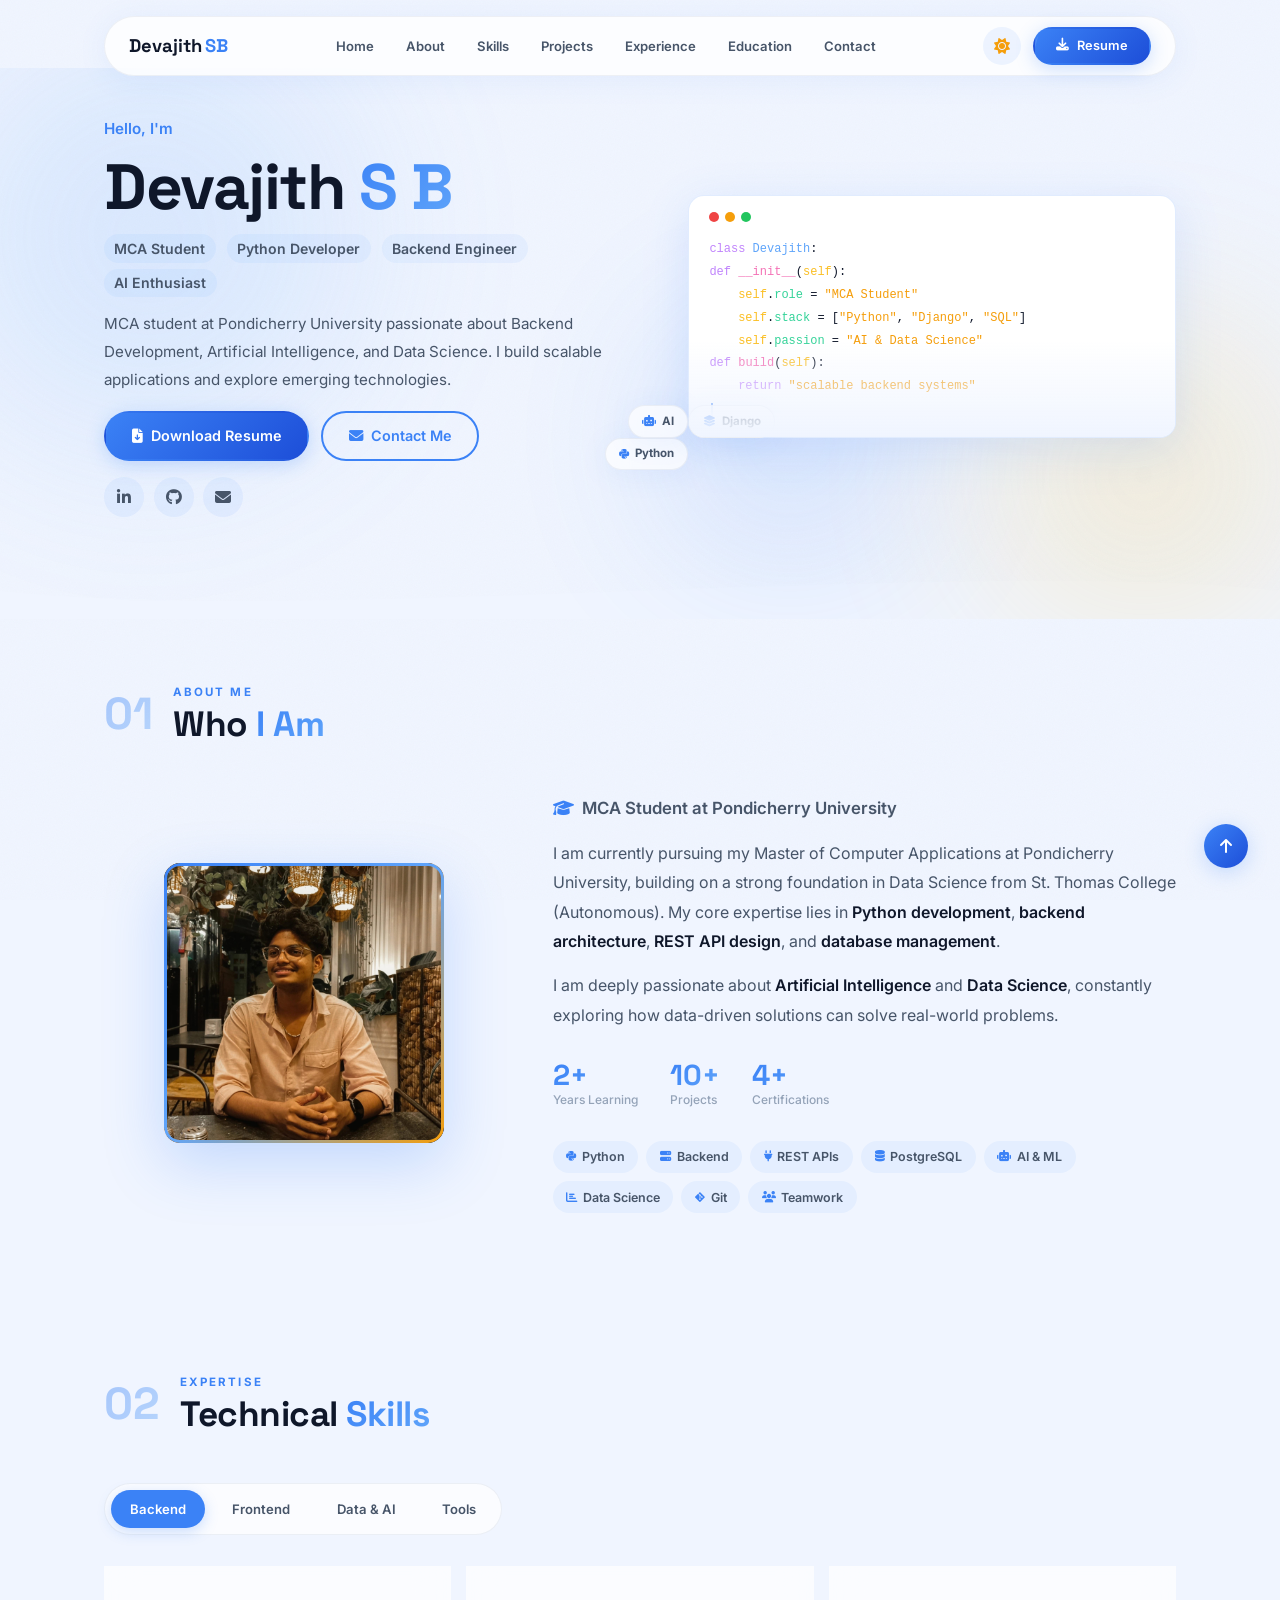
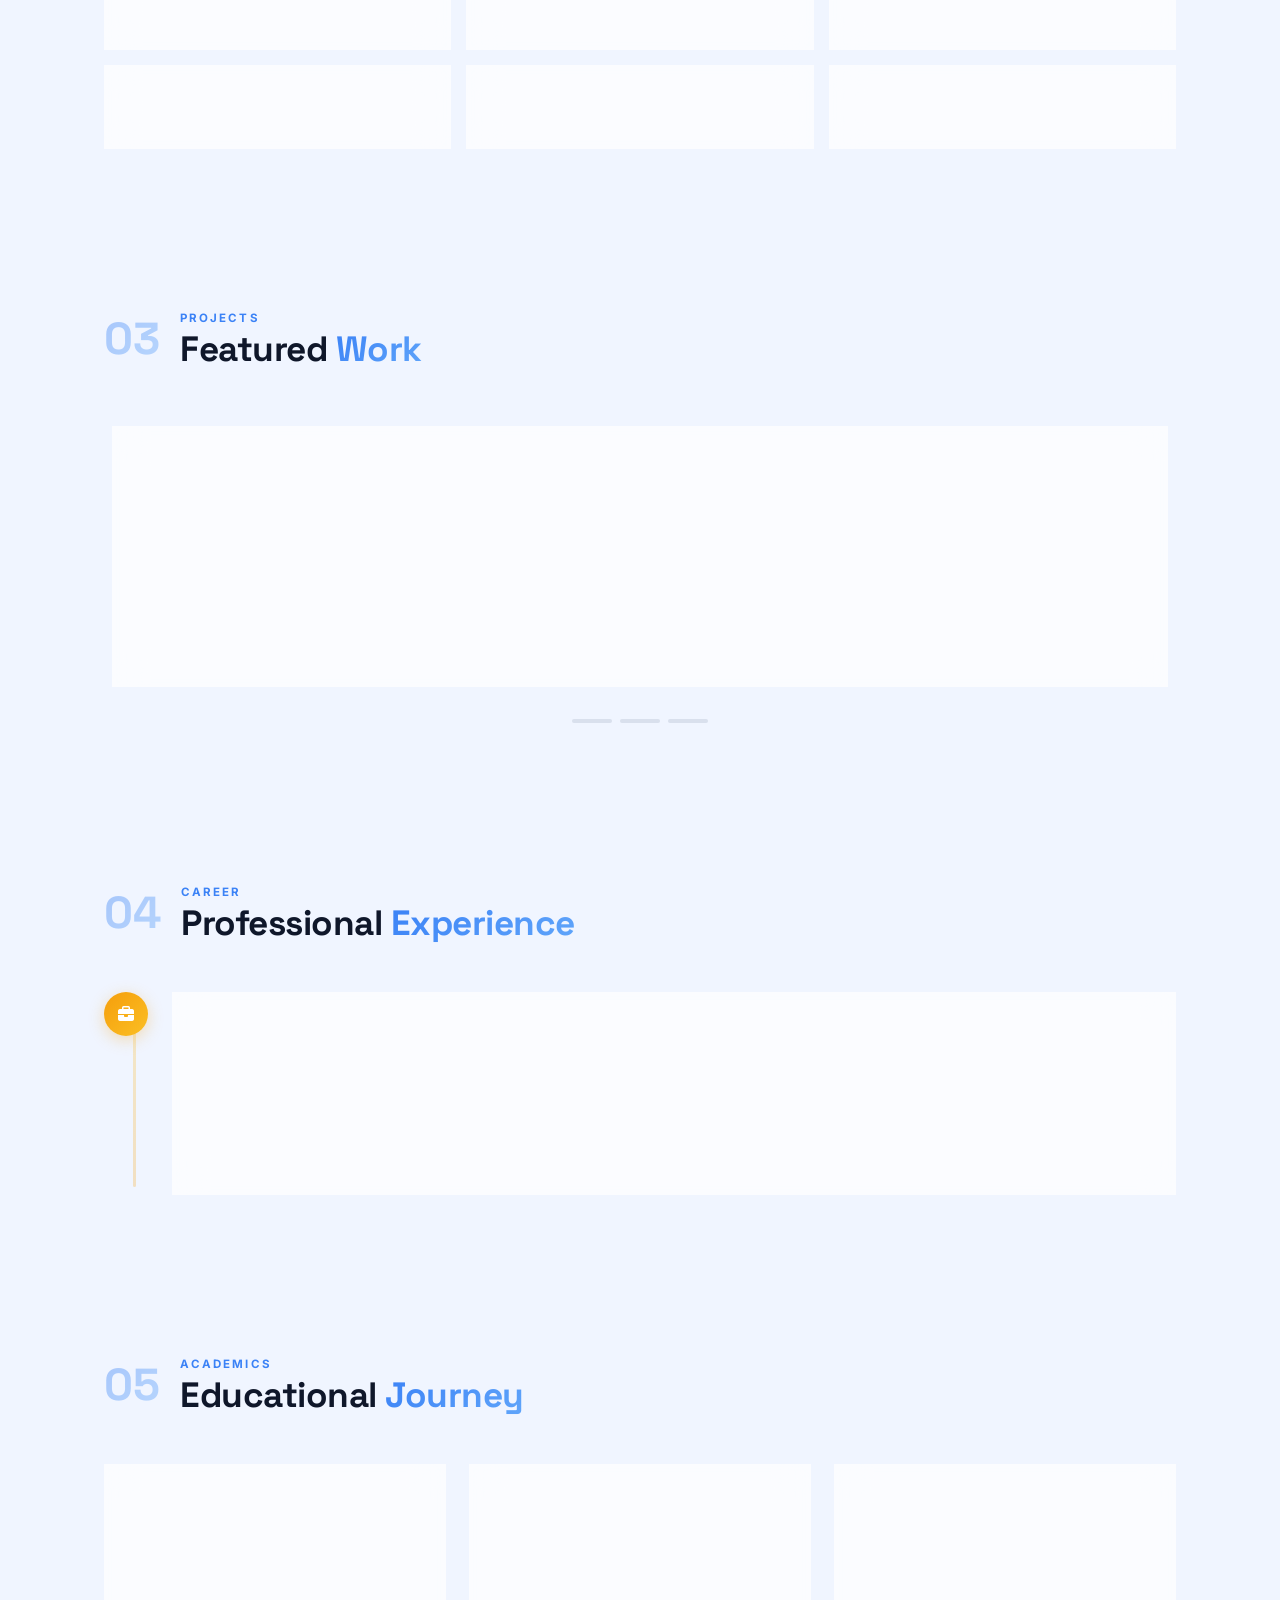
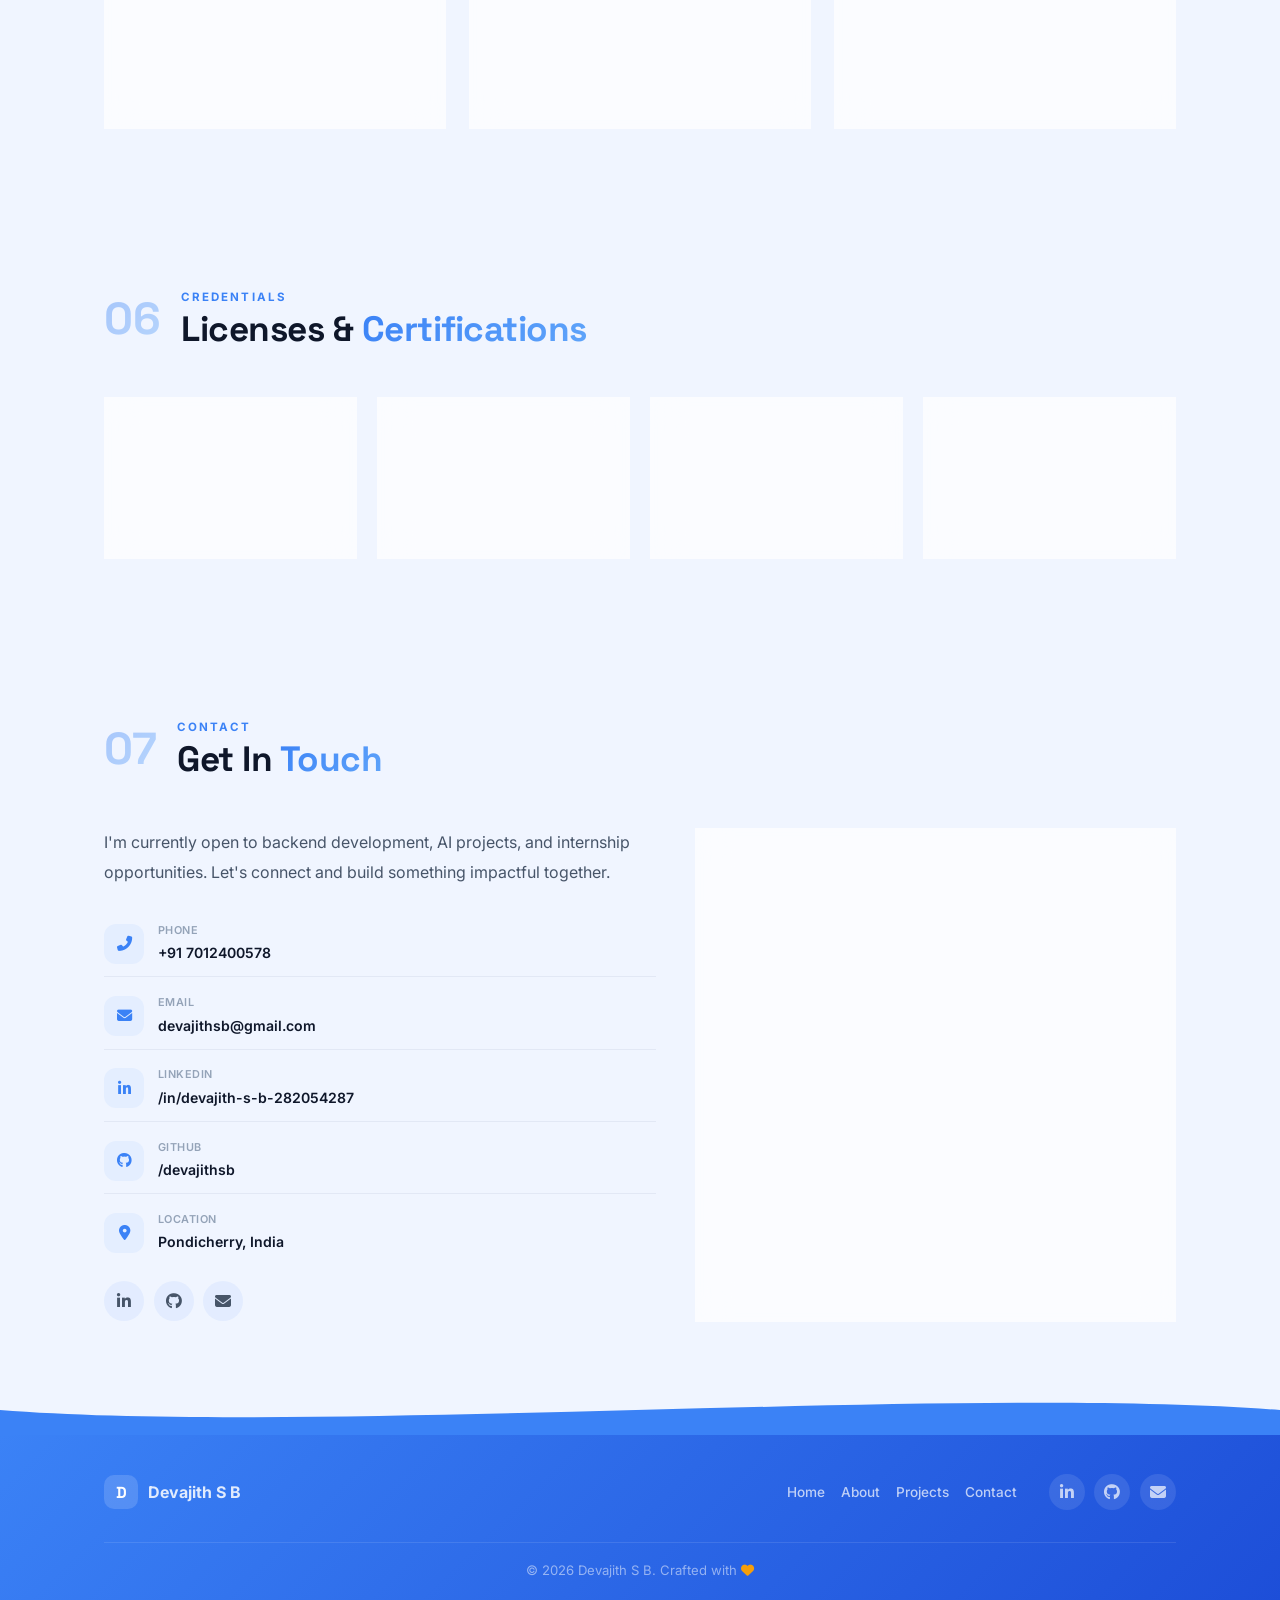
<file: Exp 1/index.html>
<!DOCTYPE html>
<html lang="en">
<head>
  <meta charset="UTF-8" />
  <meta name="viewport" content="width=device-width, initial-scale=1.0" />
  <title>Devajith S B — Portfolio</title>
  <link rel="preconnect" href="https://fonts.googleapis.com" />
  <link rel="preconnect" href="https://fonts.gstatic.com" crossorigin />
  <link href="https://fonts.googleapis.com/css2?family=Inter:wght@400;500;600;700;800;900&family=Space+Grotesk:wght@400;500;600;700&display=swap" rel="stylesheet" />
  <link rel="stylesheet" href="https://cdnjs.cloudflare.com/ajax/libs/font-awesome/6.5.1/css/all.min.css" />
  <link rel="stylesheet" href="style.css" />
</head>
<body>

<input type="checkbox" id="themeToggle" class="theme-input" hidden>

<div class="noise"></div>
<div class="page-wrapper">

<header class="header">
  <nav class="nav">
    <a href="#hero" class="logo">Devajith<span>SB</span></a>
    <input type="checkbox" id="menuToggle" class="menu-input" hidden>
    <ul class="nav-list">
      <li><a href="#hero" class="nav-lnk">Home</a></li>
      <li><a href="#about" class="nav-lnk">About</a></li>
      <li><a href="#skills" class="nav-lnk">Skills</a></li>
      <li><a href="#projects" class="nav-lnk">Projects</a></li>
      <li><a href="#experience" class="nav-lnk">Experience</a></li>
      <li><a href="#education" class="nav-lnk">Education</a></li>
      <li><a href="#contact" class="nav-lnk">Contact</a></li>
    </ul>
    <div class="nav-actions">
      <label for="themeToggle" class="theme-btn" aria-label="Toggle theme">
        <i class="fas fa-sun"></i>
        <i class="fas fa-moon"></i>
      </label>
      <a href="resume.pdf" download class="btn btn-primary btn-sm">
        <i class="fas fa-download"></i> Resume
      </a>
      <label for="menuToggle" class="menu-btn" aria-label="Menu">
        <span></span><span></span><span></span>
      </label>
    </div>
  </nav>
</header>

<main>

<!-- ===== HERO ===== -->
<section class="hero" id="hero">
  <div class="hero-bg">
    <div class="hero-blob b1"></div>
    <div class="hero-blob b2"></div>
    <div class="hero-blob b3"></div>
  </div>
  <div class="container hero-grid">
    <div class="hero-text">
      <span class="hero-greeting">Hello, I'm</span>
      <h1 class="hero-name">Devajith <span>S B</span></h1>
      <div class="hero-titles">
        <span>MCA Student</span>
        <span>Python Developer</span>
        <span>Backend Engineer</span>
        <span>AI Enthusiast</span>
      </div>
      <p class="hero-desc">
        MCA student at Pondicherry University passionate about Backend Development,
        Artificial Intelligence, and Data Science. I build scalable applications
        and explore emerging technologies.
      </p>
      <div class="hero-actions">
        <a href="resume.pdf" download class="btn btn-primary">
          <i class="fas fa-file-arrow-down"></i> Download Resume
        </a>
        <a href="#contact" class="btn btn-outline">
          <i class="fas fa-envelope"></i> Contact Me
        </a>
      </div>
      <div class="hero-social">
        <a href="https://linkedin.com/in/devajith-s-b-282054287" target="_blank" aria-label="LinkedIn"><i class="fab fa-linkedin-in"></i></a>
        <a href="https://github.com/devajithsb" target="_blank" aria-label="GitHub"><i class="fab fa-github"></i></a>
        <a href="mailto:devajithsb@gmail.com" aria-label="Email"><i class="fas fa-envelope"></i></a>
      </div>
    </div>
    <div class="hero-visual">
      <div class="hero-code">
        <div class="code-bar"><span class="code-dot"></span><span class="code-dot"></span><span class="code-dot"></span></div>
        <div class="code-line" style="--i:1"><span class="kw">class</span> <span class="ty">Devajith</span>:</div>
        <div class="code-line" style="--i:2"><span class="kw">def</span> <span class="fn">__init__</span>(<span class="bp">self</span>):</div>
        <div class="code-line" style="--i:3;padding-left:1.8rem"><span class="bp">self</span>.<span class="at">role</span> = <span class="str">"MCA Student"</span></div>
        <div class="code-line" style="--i:4;padding-left:1.8rem"><span class="bp">self</span>.<span class="at">stack</span> = [<span class="str">"Python"</span>, <span class="str">"Django"</span>, <span class="str">"SQL"</span>]</div>
        <div class="code-line" style="--i:5;padding-left:1.8rem"><span class="bp">self</span>.<span class="at">passion</span> = <span class="str">"AI &amp; Data Science"</span></div>
        <div class="code-line" style="--i:6"><span class="kw">def</span> <span class="fn">build</span>(<span class="bp">self</span>):</div>
        <div class="code-line" style="--i:7;padding-left:1.8rem"><span class="k">return</span> <span class="str">"scalable backend systems"</span></div>
        <div class="code-cursor"></div>
      </div>
      <div class="floating-tags">
        <span class="ft ft1"><i class="fab fa-python"></i> Python</span>
        <span class="ft ft2"><i class="fas fa-layer-group"></i> Django</span>
        <span class="ft ft3"><i class="fas fa-robot"></i> AI</span>
      </div>
    </div>
  </div>
  <div class="hero-wave">
    <svg viewBox="0 0 1440 100" preserveAspectRatio="none"><path d="M0,60 C360,110 1080,10 1440,60 L1440,100 L0,100 Z"/></svg>
  </div>
</section>

<!-- ===== ABOUT ===== -->
<section class="section" id="about">
  <div class="container">
    <div class="sec-head">
      <span class="sec-num">01</span>
      <div>
        <span class="sec-tag">About Me</span>
        <h2 class="sec-title">Who <span>I Am</span></h2>
      </div>
    </div>
    <div class="about-grid">
      <div class="about-img">
        <div class="about-img-frame">
          <img src="photo.jpg" alt="Devajith S B" />
        </div>
      </div>
      <div class="about-content">
        <p class="about-lead">
          <i class="fas fa-graduation-cap"></i>
          MCA Student at Pondicherry University
        </p>
        <p>
          I am currently pursuing my Master of Computer Applications at Pondicherry University,
          building on a strong foundation in Data Science from St. Thomas College (Autonomous).
          My core expertise lies in <strong>Python development</strong>, <strong>backend architecture</strong>,
          <strong>REST API design</strong>, and <strong>database management</strong>.
        </p>
        <p>
          I am deeply passionate about <strong>Artificial Intelligence</strong> and <strong>Data Science</strong>,
          constantly exploring how data-driven solutions can solve real-world problems.
        </p>
        <div class="about-stats">
          <div class="stat"><span class="stat-num">2+</span><span class="stat-lbl">Years Learning</span></div>
          <div class="stat"><span class="stat-num">10+</span><span class="stat-lbl">Projects</span></div>
          <div class="stat"><span class="stat-num">4+</span><span class="stat-lbl">Certifications</span></div>
        </div>
        <div class="about-tags">
          <span class="tag"><i class="fab fa-python"></i> Python</span>
          <span class="tag"><i class="fas fa-server"></i> Backend</span>
          <span class="tag"><i class="fas fa-plug"></i> REST APIs</span>
          <span class="tag"><i class="fas fa-database"></i> PostgreSQL</span>
          <span class="tag"><i class="fas fa-robot"></i> AI &amp; ML</span>
          <span class="tag"><i class="fas fa-chart-bar"></i> Data Science</span>
          <span class="tag"><i class="fab fa-git-alt"></i> Git</span>
          <span class="tag"><i class="fas fa-users"></i> Teamwork</span>
        </div>
      </div>
    </div>
  </div>
</section>

<!-- ===== SKILLS ===== -->
<section class="section section-alt" id="skills">
  <div class="container">
    <div class="sec-head">
      <span class="sec-num">02</span>
      <div>
        <span class="sec-tag">Expertise</span>
        <h2 class="sec-title">Technical <span>Skills</span></h2>
      </div>
    </div>
    <input type="radio" name="skillTab" id="tabBackend" class="tab-input" hidden checked>
    <input type="radio" name="skillTab" id="tabFrontend" class="tab-input" hidden>
    <input type="radio" name="skillTab" id="tabData" class="tab-input" hidden>
    <input type="radio" name="skillTab" id="tabTools" class="tab-input" hidden>
    <div class="tabs">
      <label for="tabBackend" class="tab-lbl">Backend</label>
      <label for="tabFrontend" class="tab-lbl">Frontend</label>
      <label for="tabData" class="tab-lbl">Data &amp; AI</label>
      <label for="tabTools" class="tab-lbl">Tools</label>
    </div>
    <div class="tab-panels">
      <div class="tab-panel">
        <div class="skills-grid">
          <div class="skill-card" style="--w:92%">
            <div class="skill-head"><i class="fab fa-python"></i> Python</div>
            <div class="skill-bar"><div class="skill-fill"></div></div>
          </div>
          <div class="skill-card" style="--w:88%">
            <div class="skill-head"><i class="fab fa-python"></i> Django</div>
            <div class="skill-bar"><div class="skill-fill"></div></div>
          </div>
          <div class="skill-card" style="--w:85%">
            <div class="skill-head"><i class="fas fa-cubes"></i> DRF</div>
            <div class="skill-bar"><div class="skill-fill"></div></div>
          </div>
          <div class="skill-card" style="--w:90%">
            <div class="skill-head"><i class="fas fa-plug"></i> REST APIs</div>
            <div class="skill-bar"><div class="skill-fill"></div></div>
          </div>
          <div class="skill-card" style="--w:82%">
            <div class="skill-head"><i class="fas fa-database"></i> PostgreSQL</div>
            <div class="skill-bar"><div class="skill-fill"></div></div>
          </div>
          <div class="skill-card" style="--w:78%">
            <div class="skill-head"><i class="fas fa-database"></i> MySQL</div>
            <div class="skill-bar"><div class="skill-fill"></div></div>
          </div>
        </div>
      </div>
      <div class="tab-panel">
        <div class="skills-grid">
          <div class="skill-card" style="--w:85%">
            <div class="skill-head"><i class="fab fa-html5"></i> HTML</div>
            <div class="skill-bar"><div class="skill-fill"></div></div>
          </div>
          <div class="skill-card" style="--w:80%">
            <div class="skill-head"><i class="fab fa-css3-alt"></i> CSS</div>
            <div class="skill-bar"><div class="skill-fill"></div></div>
          </div>
          <div class="skill-card" style="--w:60%">
            <div class="skill-head"><i class="fab fa-js"></i> JavaScript</div>
            <div class="skill-bar"><div class="skill-fill"></div></div>
          </div>
          <div class="skill-card" style="--w:55%">
            <div class="skill-head"><i class="fab fa-bootstrap"></i> Bootstrap</div>
            <div class="skill-bar"><div class="skill-fill"></div></div>
          </div>
        </div>
      </div>
      <div class="tab-panel">
        <div class="skills-grid">
          <div class="skill-card" style="--w:75%">
            <div class="skill-head"><i class="fas fa-chart-line"></i> Power BI</div>
            <div class="skill-bar"><div class="skill-fill"></div></div>
          </div>
          <div class="skill-card" style="--w:70%">
            <div class="skill-head"><i class="fas fa-table"></i> Excel</div>
            <div class="skill-bar"><div class="skill-fill"></div></div>
          </div>
          <div class="skill-card" style="--w:70%">
            <div class="skill-head"><i class="fas fa-chart-pie"></i> Tableau</div>
            <div class="skill-bar"><div class="skill-fill"></div></div>
          </div>
          <div class="skill-card" style="--w:65%">
            <div class="skill-head"><i class="fas fa-brain"></i> Machine Learning</div>
            <div class="skill-bar"><div class="skill-fill"></div></div>
          </div>
        </div>
      </div>
      <div class="tab-panel">
        <div class="skills-grid">
          <div class="skill-card" style="--w:85%">
            <div class="skill-head"><i class="fab fa-git-alt"></i> Git &amp; GitHub</div>
            <div class="skill-bar"><div class="skill-fill"></div></div>
          </div>
          <div class="skill-card" style="--w:75%">
            <div class="skill-head"><i class="fas fa-terminal"></i> Linux</div>
            <div class="skill-bar"><div class="skill-fill"></div></div>
          </div>
          <div class="skill-card" style="--w:70%">
            <div class="skill-head"><i class="fas fa-code"></i> VS Code</div>
            <div class="skill-bar"><div class="skill-fill"></div></div>
          </div>
          <div class="skill-card" style="--w:65%">
            <div class="skill-head"><i class="fas fa-cloud"></i> Cloud Basics</div>
            <div class="skill-bar"><div class="skill-fill"></div></div>
          </div>
        </div>
      </div>
    </div>
  </div>
</section>

<!-- ===== PROJECTS (auto-slide) ===== -->
<section class="section" id="projects">
  <div class="container">
    <div class="sec-head">
      <span class="sec-num">03</span>
      <div>
        <span class="sec-tag">Projects</span>
        <h2 class="sec-title">Featured <span>Work</span></h2>
      </div>
    </div>
    <div class="carousel">
      <div class="carousel-track">
        <div class="carousel-slide">
          <div class="proj-card">
            <div class="proj-icon"><i class="fas fa-car"></i></div>
            <h3>Tyre Guard</h3>
            <p>Backend APIs for a vehicle maintenance and service booking application with smooth scheduling and user management.</p>
            <div class="proj-tech">
              <span>Python</span><span>Django</span><span>DRF</span><span>PostgreSQL</span>
            </div>
          </div>
        </div>
        <div class="carousel-slide">
          <div class="proj-card">
            <div class="proj-icon"><i class="fas fa-layer-group"></i></div>
            <h3>CMC 16 Batch</h3>
            <p>Backend development for a batch management system improving workflow automation and data handling processes.</p>
            <div class="proj-tech">
              <span>Python</span><span>Django</span><span>REST APIs</span>
            </div>
          </div>
        </div>
        <div class="carousel-slide">
          <div class="proj-card">
            <div class="proj-icon"><i class="fas fa-tasks"></i></div>
            <h3>Task Management System</h3>
            <p>REST APIs for task allocation, tracking, and prioritization with comprehensive user management.</p>
            <div class="proj-tech">
              <span>Python</span><span>DRF</span><span>MySQL</span><span>PostgreSQL</span>
            </div>
          </div>
        </div>
      </div>
      <div class="carousel-indicators">
        <span class="c-indicator"></span>
        <span class="c-indicator"></span>
        <span class="c-indicator"></span>
      </div>
    </div>
  </div>
</section>

<!-- ===== EXPERIENCE ===== -->
<section class="section section-alt" id="experience">
  <div class="container">
    <div class="sec-head">
      <span class="sec-num">04</span>
      <div>
        <span class="sec-tag">Career</span>
        <h2 class="sec-title">Professional <span>Experience</span></h2>
      </div>
    </div>
    <div class="timeline">
      <div class="tl-line"></div>
      <div class="tl-item">
        <div class="tl-dot"><i class="fas fa-briefcase"></i></div>
        <div class="tl-card">
          <div class="tl-top">
            <h3>Python Developer Intern</h3>
            <span class="tl-date">Dec 2024 — Mar 2025</span>
          </div>
          <p class="tl-org"><i class="fas fa-building"></i> Nth Index Software Solutions LLP</p>
          <p class="tl-desc">Developed production-grade REST APIs and backend systems for client projects in an Agile environment, collaborating with cross-functional teams using Git.</p>
          <div class="tl-tags">
            <span>DRF</span><span>PostgreSQL</span><span>REST APIs</span><span>Git</span>
            <span>Auth</span><span>Agile</span><span>Optimization</span>
          </div>
        </div>
      </div>
    </div>
  </div>
</section>

<!-- ===== EDUCATION ===== -->
<section class="section" id="education">
  <div class="container">
    <div class="sec-head">
      <span class="sec-num">05</span>
      <div>
        <span class="sec-tag">Academics</span>
        <h2 class="sec-title">Educational <span>Journey</span></h2>
      </div>
    </div>
    <div class="edu-grid">
      <div class="edu-card">
        <div class="edu-icon"><i class="fas fa-university"></i></div>
        <span class="edu-year">2025 — Present</span>
        <h3>Master of Computer Applications</h3>
        <p>Pondicherry University</p>
        <span class="edu-status current">Pursuing</span>
      </div>
      <div class="edu-card">
        <div class="edu-icon"><i class="fas fa-university"></i></div>
        <span class="edu-year">2022 — 2025</span>
        <h3>B.Voc Data Science</h3>
        <p>St. Thomas College (Autonomous)</p>
        <span class="edu-status done">Completed</span>
      </div>
      <div class="edu-card">
        <div class="edu-icon"><i class="fas fa-school"></i></div>
        <span class="edu-year">Higher Secondary</span>
        <h3>PHSS Perambra</h3>
        <p>Kozhikode</p>
        <span class="edu-status done">Completed</span>
      </div>
    </div>
  </div>
</section>

<!-- ===== CERTIFICATES ===== -->
<section class="section section-alt" id="certificates">
  <div class="container">
    <div class="sec-head">
      <span class="sec-num">06</span>
      <div>
        <span class="sec-tag">Credentials</span>
        <h2 class="sec-title">Licenses &amp; <span>Certifications</span></h2>
      </div>
    </div>
    <div class="cert-grid">
      <div class="cert-card">
        <div class="cert-badge"><i class="fas fa-award"></i></div>
        <div class="cert-icon"><i class="fas fa-laptop-code"></i></div>
        <h4>Python Developer Internship</h4>
        <p>Nth Index Software Solutions</p>
      </div>
      <div class="cert-card">
        <div class="cert-badge"><i class="fas fa-award"></i></div>
        <div class="cert-icon"><i class="fas fa-layer-group"></i></div>
        <h4>Python Full Stack Development</h4>
        <p>Professional Certification</p>
      </div>
      <div class="cert-card">
        <div class="cert-badge"><i class="fas fa-award"></i></div>
        <div class="cert-icon"><i class="fab fa-python"></i></div>
        <h4>IBM Python 101 for Data Science</h4>
        <p>IBM Cognitive Class</p>
      </div>
      <div class="cert-card">
        <div class="cert-badge"><i class="fas fa-award"></i></div>
        <div class="cert-icon"><i class="fas fa-chart-line"></i></div>
        <h4>Masters in Digital Marketing</h4>
        <p>Professional Certification</p>
      </div>
    </div>
  </div>
</section>

<!-- ===== CONTACT ===== -->
<section class="section" id="contact">
  <div class="container">
    <div class="sec-head">
      <span class="sec-num">07</span>
      <div>
        <span class="sec-tag">Contact</span>
        <h2 class="sec-title">Get In <span>Touch</span></h2>
      </div>
    </div>
    <div class="contact-grid">
      <div class="contact-info">
        <p class="contact-intro">
          I'm currently open to backend development, AI projects, and internship opportunities.
          Let's connect and build something impactful together.
        </p>
        <div class="contact-items">
          <div class="contact-item">
            <div class="ci-icon"><i class="fas fa-phone-alt"></i></div>
            <div><span class="ci-lbl">Phone</span><span class="ci-val">+91 7012400578</span></div>
          </div>
          <div class="contact-item">
            <div class="ci-icon"><i class="fas fa-envelope"></i></div>
            <div><span class="ci-lbl">Email</span><span class="ci-val">devajithsb@gmail.com</span></div>
          </div>
          <div class="contact-item">
            <div class="ci-icon"><i class="fab fa-linkedin-in"></i></div>
            <div><span class="ci-lbl">LinkedIn</span><span class="ci-val">/in/devajith-s-b-282054287</span></div>
          </div>
          <div class="contact-item">
            <div class="ci-icon"><i class="fab fa-github"></i></div>
            <div><span class="ci-lbl">GitHub</span><span class="ci-val">/devajithsb</span></div>
          </div>
          <div class="contact-item">
            <div class="ci-icon"><i class="fas fa-map-marker-alt"></i></div>
            <div><span class="ci-lbl">Location</span><span class="ci-val">Pondicherry, India</span></div>
          </div>
        </div>
        <div class="contact-social">
          <a href="https://linkedin.com/in/devajith-s-b-282054287" target="_blank" aria-label="LinkedIn"><i class="fab fa-linkedin-in"></i></a>
          <a href="https://github.com/devajithsb" target="_blank" aria-label="GitHub"><i class="fab fa-github"></i></a>
          <a href="mailto:devajithsb@gmail.com" aria-label="Email"><i class="fas fa-envelope"></i></a>
        </div>
      </div>
      <form class="contact-form" action="mailto:devajithsb@gmail.com" method="post" enctype="text/plain">
        <h3>Send a Message</h3>
        <div class="form-group">
          <input id="cfName" name="name" type="text" required placeholder=" ">
          <label for="cfName">Your Name</label>
        </div>
        <div class="form-group">
          <input id="cfEmail" name="email" type="email" required placeholder=" ">
          <label for="cfEmail">Email Address</label>
        </div>
        <div class="form-group">
          <textarea id="cfMsg" name="message" rows="4" required placeholder=" "></textarea>
          <label for="cfMsg">Your Message</label>
        </div>
        <button type="submit" class="btn btn-primary">
          <i class="fas fa-paper-plane"></i> Send Message
        </button>
      </form>
    </div>
  </div>
</section>

</main>

<footer class="footer">
  <div class="footer-wave">
    <svg viewBox="0 0 1440 60" preserveAspectRatio="none"><path d="M0,30 C360,60 1080,0 1440,30 L1440,60 L0,60 Z"/></svg>
  </div>
  <div class="footer-body">
    <div class="container footer-grid">
      <div class="footer-brand">
        <span class="fb-icon">D</span>
        <span class="fb-name">Devajith S B</span>
      </div>
      <div class="footer-links">
        <a href="#hero">Home</a>
        <a href="#about">About</a>
        <a href="#projects">Projects</a>
        <a href="#contact">Contact</a>
      </div>
      <div class="footer-social">
        <a href="https://linkedin.com/in/devajith-s-b-282054287" target="_blank" aria-label="LinkedIn"><i class="fab fa-linkedin-in"></i></a>
        <a href="https://github.com/devajithsb" target="_blank" aria-label="GitHub"><i class="fab fa-github"></i></a>
        <a href="mailto:devajithsb@gmail.com" aria-label="Email"><i class="fas fa-envelope"></i></a>
      </div>
      <p class="footer-copy">&copy; 2026 Devajith S B. Crafted with <i class="fas fa-heart"></i></p>
    </div>
  </div>
  <a href="#hero" class="back-top" aria-label="Back to top"><i class="fas fa-arrow-up"></i></a>
</footer>

</div>
</body>
</html>
</file>
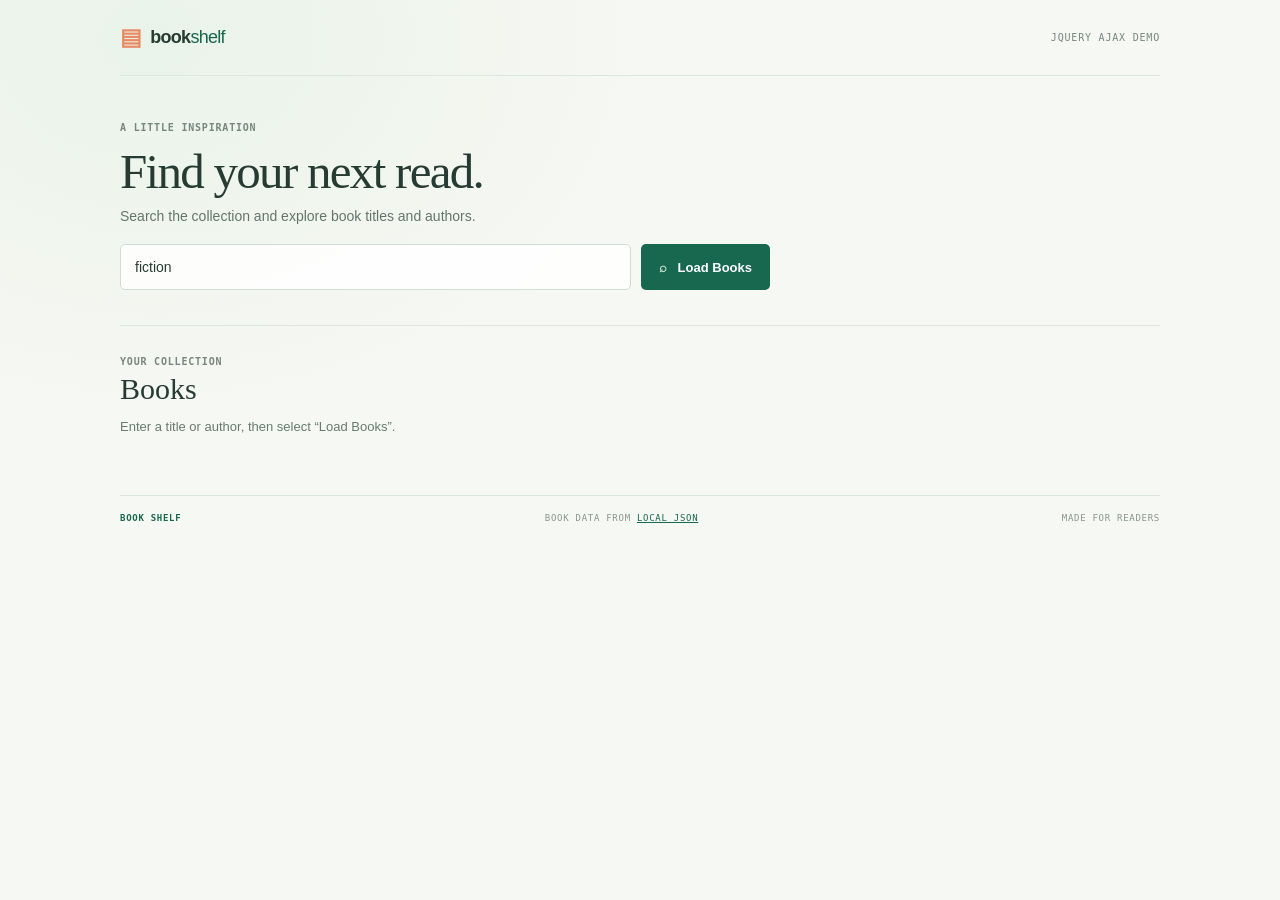
<file: Exp-10/index.html>
<!DOCTYPE html>
<html lang="en">
<head>
  <meta charset="UTF-8">
  <meta name="viewport" content="width=device-width, initial-scale=1">
  <meta name="theme-color" content="#f6f8f1">
  <title>Book Shelf | Discover Books</title>
  <link rel="stylesheet" href="style.css">
  <script src="https://code.jquery.com/jquery-3.7.1.min.js"></script>
</head>
<body>
  <main class="library">
    <header class="topbar">
      <a class="brand" href="#" aria-label="Book Shelf home">
        <span class="brand-icon" aria-hidden="true">▤</span>
        <span>book<span class="brand-accent">shelf</span></span>
      </a>
      <span class="topbar-label">JQUERY AJAX DEMO</span>
    </header>

    <section class="intro" aria-labelledby="page-title">
      <p class="eyebrow">A LITTLE INSPIRATION</p>
      <h1 id="page-title">Find your next read.</h1>
      <p class="intro-copy">Search the collection and explore book titles and authors.</p>
      <form id="book-search" class="search-form" role="search">
        <label class="sr-only" for="search-input">Search books</label>
        <input id="search-input" type="search" value="fiction" placeholder="Search by title or author..." autocomplete="off">
        <button id="load-books" type="submit"><span aria-hidden="true">⌕</span> Load Books</button>
      </form>
    </section>

    <section class="collection" aria-labelledby="collection-title">
      <div class="section-heading">
        <div>
          <p class="eyebrow">YOUR COLLECTION</p>
          <h2 id="collection-title">Books</h2>
        </div>
        <span id="book-count" class="book-count"></span>
      </div>
      <p id="message" class="message" role="status" aria-live="polite">Enter a title or author, then select “Load Books”.</p>
      <ul id="book-list" aria-busy="false"></ul>
    </section>

    <footer class="footer">
      <span>BOOK SHELF</span>
      <span>BOOK DATA FROM <a href="books.json">LOCAL JSON</a></span>
      <span>MADE FOR READERS</span>
    </footer>
  </main>
  <script src="script.js"></script>
</body>
</html>
</file>
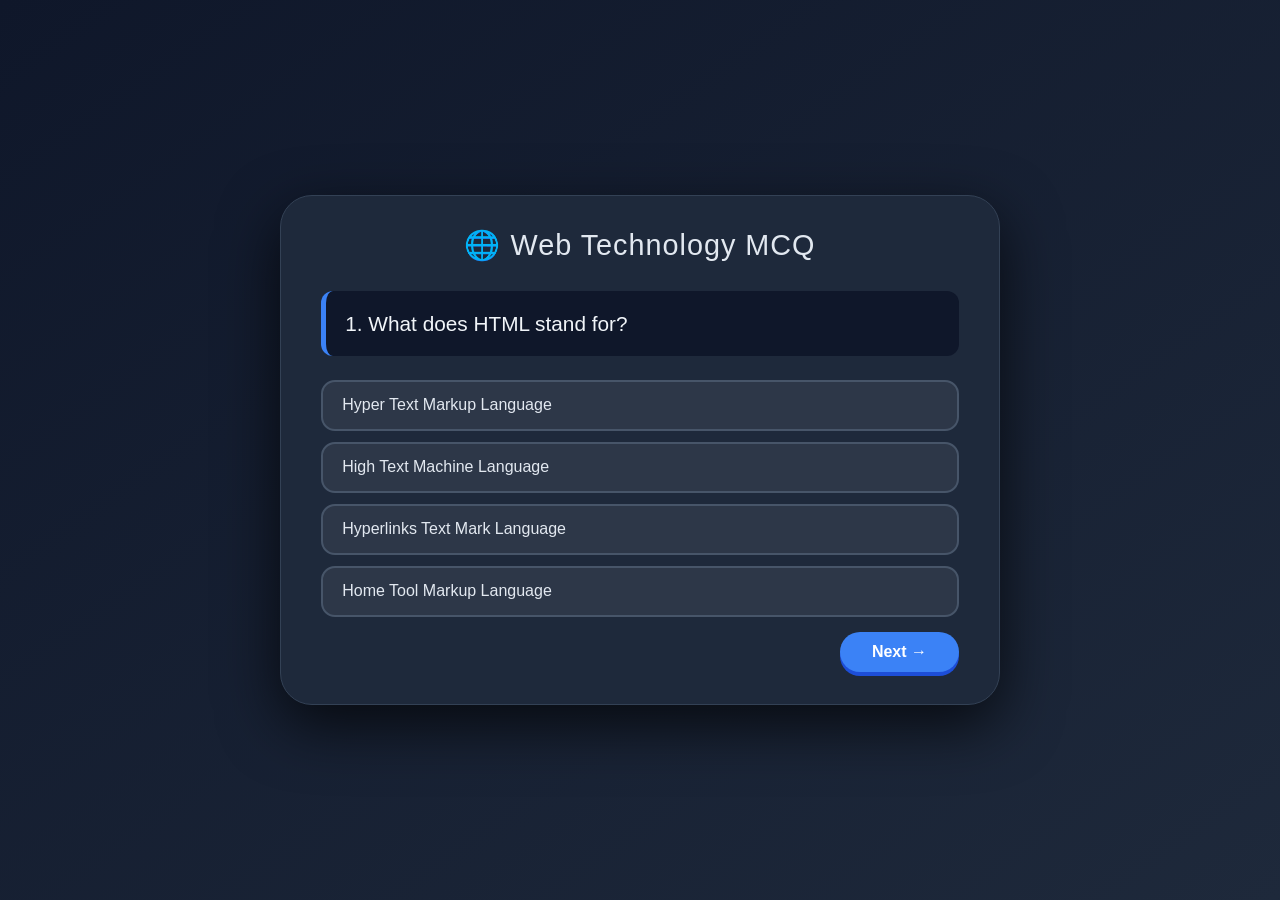
<file: Exp-3 MCQ QUIZ/index.html>
<!DOCTYPE html>
<html lang="en">
<head>
    <meta charset="UTF-8">
    <meta name="viewport" content="width=device-width, initial-scale=1.0">
    <title>Web Technology MCQ Quiz</title>
    <link rel="stylesheet" href="style.css">
</head>
<body>
    <div class="container">
        <h1>🌐 Web Technology MCQ</h1>
        
        <div id="quiz">
            <h2 id="question"></h2>
            <div id="options"></div>
            <div style="display: flex; justify-content: space-between; align-items: center; margin-top: 15px; flex-wrap: wrap; gap: 10px;">
                <span id="feedback" class="feedback-text"></span>
                <button id="nextBtn">Next →</button>
            </div>
        </div>

        <div id="result" class="hide">
            <h2>🎉 Quiz Completed!</h2>
            <h3 id="score"></h3>
            <button onclick="location.reload()">🔄 Restart Quiz</button>
        </div>
    </div>

    <script src="script.js"></script>
</body>
</html>
</file>
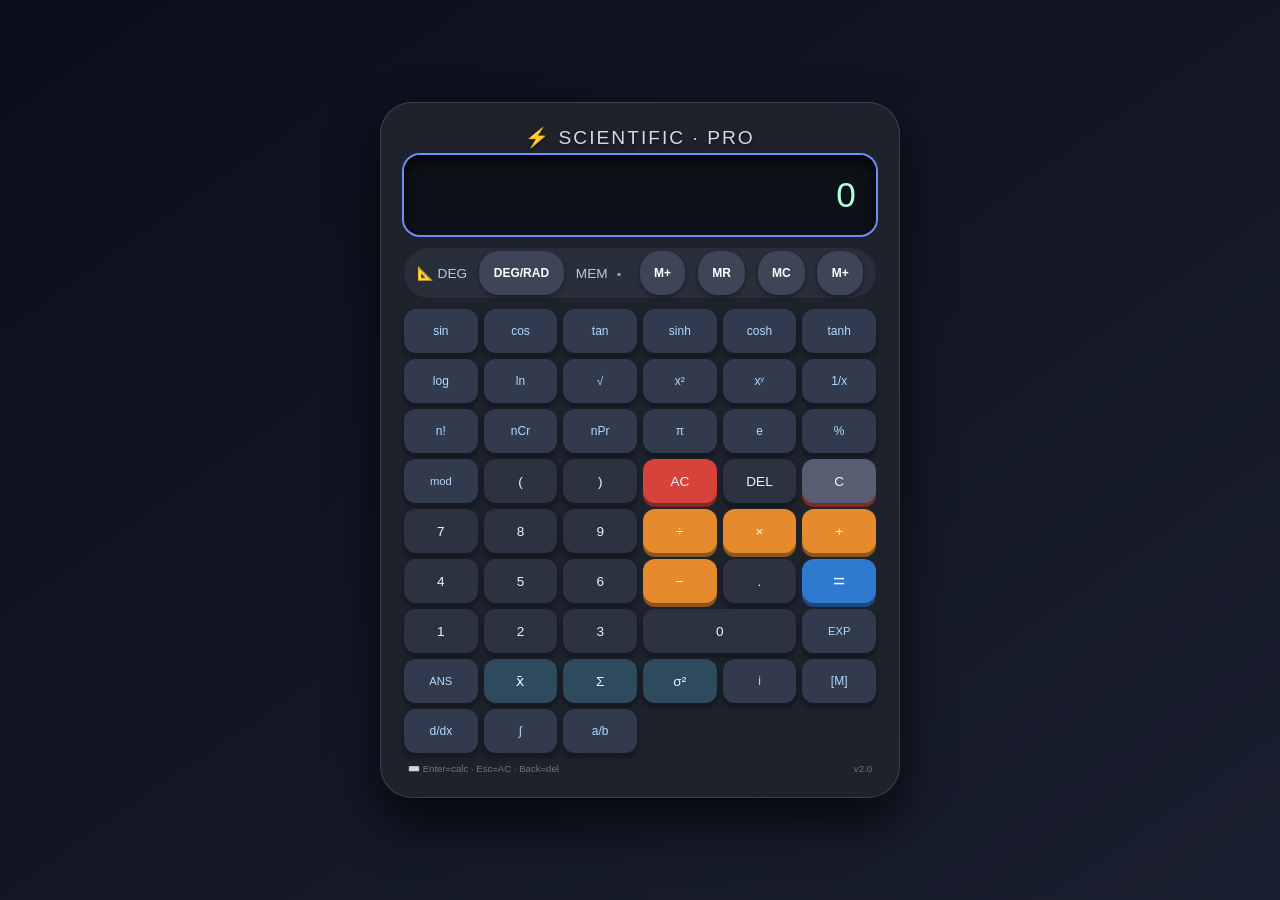
<file: Exp-4 calculator/index.html>
<!DOCTYPE html>
<html lang="en">
<head>
  <meta charset="UTF-8">
  <meta name="viewport" content="width=device-width, initial-scale=1.0">
  <title>Advanced Scientific Calculator</title>
  <!-- External CSS -->
  <link rel="stylesheet" href="style.css">
</head>
<body>
<div class="calculator">
  <h2>⚡ SCIENTIFIC · PRO</h2>
  <input type="text" id="display" value="0" readonly>

  <div class="mode-bar">
    <span>📐 <span id="modeLabel">DEG</span></span>
    <button onclick="toggleMode()" id="modeBtn">DEG/RAD</button>
    <span>MEM <span id="memIndicator" class="mem-indicator">▪</span></span>
    <button class="mem" onclick="memStore()">M+</button>
    <button class="mem" onclick="memRecall()">MR</button>
    <button class="mem" onclick="memClear()">MC</button>
    <button class="mem" onclick="memAdd()">M+</button>
  </div>

  <div class="buttons">
    <!-- Row 1: Hyperbolics -->
    <button class="fn" onclick="scientific('sin')">sin</button>
    <button class="fn" onclick="scientific('cos')">cos</button>
    <button class="fn" onclick="scientific('tan')">tan</button>
    <button class="fn" onclick="scientific('sinh')">sinh</button>
    <button class="fn" onclick="scientific('cosh')">cosh</button>
    <button class="fn" onclick="scientific('tanh')">tanh</button>

    <!-- Row 2: log, ln, sqrt, x², xʸ, 1/x -->
    <button class="fn" onclick="scientific('log')">log</button>
    <button class="fn" onclick="scientific('ln')">ln</button>
    <button class="fn" onclick="scientific('sqrt')">√</button>
    <button class="fn" onclick="scientific('square')">x²</button>
    <button class="fn" onclick="insert('**')">xʸ</button>
    <button class="fn" onclick="scientific('inv')">1/x</button>

    <!-- Row 3: n!, nCr, nPr, π, e, % -->
    <button class="fn" onclick="scientific('factorial')">n!</button>
    <button class="fn" onclick="scientific('nCr')">nCr</button>
    <button class="fn" onclick="scientific('nPr')">nPr</button>
    <button class="fn" onclick="insert('Math.PI')">π</button>
    <button class="fn" onclick="insert('Math.E')">e</button>
    <button class="fn" onclick="insert('%')">%</button>

    <!-- Row 4: mod, (, ), AC, DEL, C -->
    <button class="fn" onclick="insert(' % ')" style="font-size:0.7rem;">mod</button>
    <button onclick="insert('(')">(</button>
    <button onclick="insert(')')">)</button>
    <button class="clr" onclick="clearDisplay()">AC</button>
    <button onclick="deleteLast()">DEL</button>
    <button class="clr" onclick="clearDisplay()" style="background:#585e72;">C</button>

    <!-- Row 5: 7 8 9 ÷ × + -->
    <button onclick="insert('7')">7</button>
    <button onclick="insert('8')">8</button>
    <button onclick="insert('9')">9</button>
    <button class="op" onclick="insert('/')">÷</button>
    <button class="op" onclick="insert('*')">×</button>
    <button class="op" onclick="insert('+')">+</button>

    <!-- Row 6: 4 5 6 - . = -->
    <button onclick="insert('4')">4</button>
    <button onclick="insert('5')">5</button>
    <button onclick="insert('6')">6</button>
    <button class="op" onclick="insert('-')">−</button>
    <button onclick="insert('.')">.</button>
    <button class="eq" onclick="calculate()">=</button>

    <!-- Row 7: 1 2 3 0 (span) EXP ANS -->
    <button onclick="insert('1')">1</button>
    <button onclick="insert('2')">2</button>
    <button onclick="insert('3')">3</button>
    <button class="zero" onclick="insert('0')">0</button>
    <button class="fn" onclick="insert('Math.E')" style="font-size:0.7rem;">EXP</button>
    <button class="fn" onclick="insert('ANS')" style="font-size:0.7rem;">ANS</button>

    <!-- Row 8: stats, complex, matrix, derivative, integral, fraction -->
    <button class="stat" onclick="statsMean()">x̄</button>
    <button class="stat" onclick="statsSum()">Σ</button>
    <button class="stat" onclick="statsVar()">σ²</button>
    <button class="fn" onclick="complexOp()">i</button>
    <button class="fn" onclick="matrixOp()">[M]</button>
    <button class="fn" onclick="derivativeOp()">d/dx</button>
    <button class="fn" onclick="integralOp()">∫</button>
    <button class="fn" onclick="fractionOp()">a/b</button>
  </div>

  <div style="display:flex; justify-content:space-between; margin-top:10px; color:#6a748b; font-size:0.6rem; padding:0 4px;">
    <span>⌨️ Enter=calc · Esc=AC · Back=del</span>
    <span>v2.0</span>
  </div>
</div>

<!-- External JavaScript -->
<script src="script.js"></script>
</body>
</html>
</file>
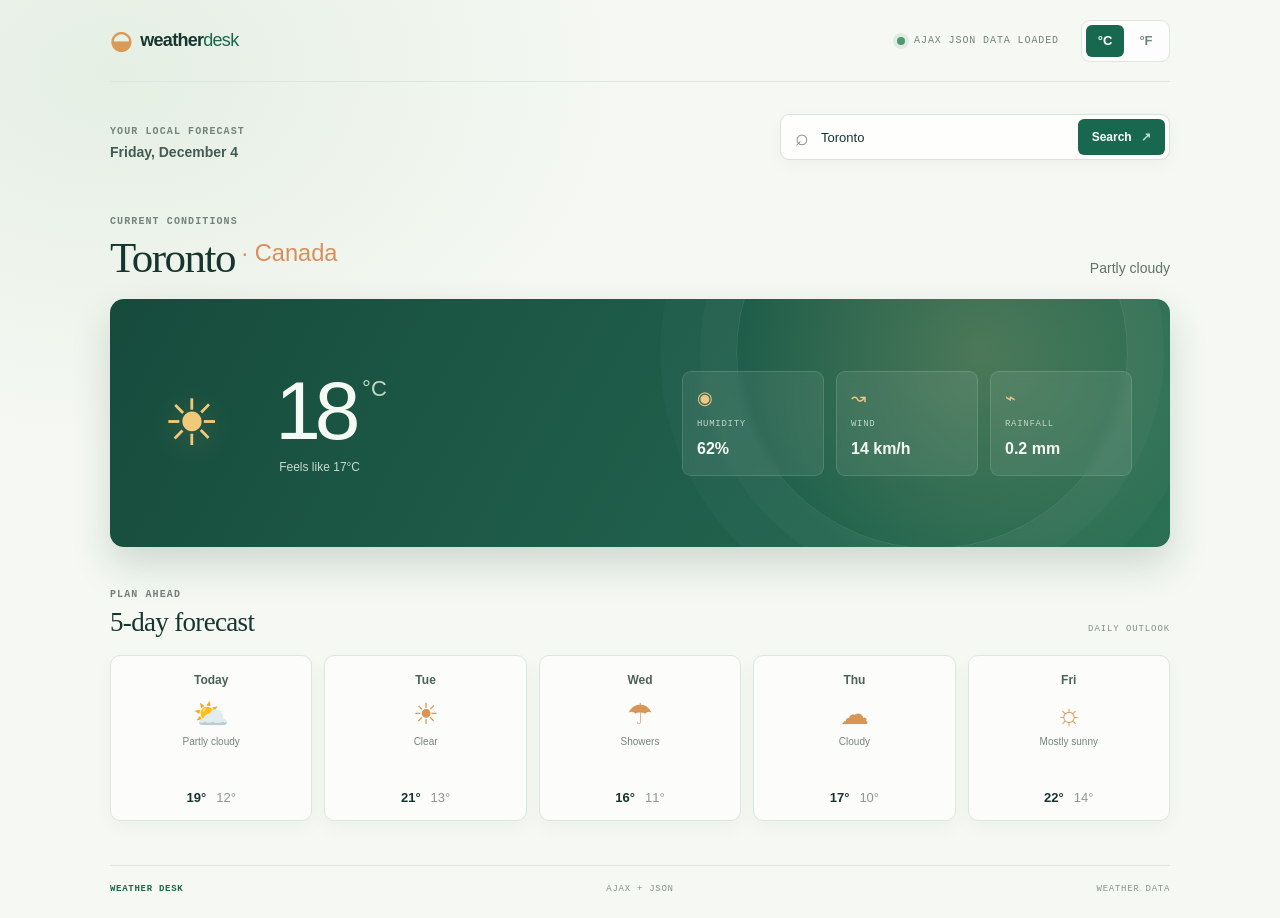
<file: Exp-9/index.html>
<!DOCTYPE html>
<html lang="en">

<head>
  <meta charset="UTF-8">
  <meta name="viewport" content="width=device-width, initial-scale=1.0">

  <meta name="theme-color" content="#edf4ed">

  <title>Weather Desk | City Forecasts</title>

  <link rel="stylesheet" href="style.css">
</head>

<body>

  <main class="weather-app">

    <!-- Top Bar -->
    <header class="topbar">

      <a class="wordmark" href="#" aria-label="Weather Desk home">
        <span class="wordmark-icon" aria-hidden="true">◒</span>
        weather<span>desk</span>
      </a>

      <div class="feed-status">
        <span class="status-dot ready" aria-hidden="true"></span>
        <span id="feed-status">WEATHER DATA</span>
      </div>

      <div class="unit-switch" role="group" aria-label="Temperature units">

        <button
          class="unit-button active"
          type="button"
          data-unit="C"
          aria-pressed="true">
          °C
        </button>

        <button
          class="unit-button"
          type="button"
          data-unit="F"
          aria-pressed="false">
          °F
        </button>

      </div>

    </header>


    <!-- Search Section -->
    <section class="search-row" aria-label="Choose a location">

      <div class="date-block">

        <span class="eyebrow">
          YOUR LOCAL FORECAST
        </span>

        <time id="today-date"></time>

      </div>


      <form id="search-form" class="search-form" role="search">

        <label class="sr-only" for="city-input">
          City
        </label>

        <span class="search-icon" aria-hidden="true">
          ⌕
        </span>

        <input
          id="city-input"
          list="city-options"
          type="search"
          value="Toronto"
          placeholder="Search a city..."
          autocomplete="off"
          aria-label="Search cities"
          required
        >

        <datalist id="city-options"></datalist>

        <button type="submit" aria-label="Search weather">
          Search
          <span aria-hidden="true">↗</span>
        </button>

      </form>

    </section>


    <!-- Error / Notice -->
    <div
      id="notice"
      class="notice"
      role="status"
      aria-live="polite"
      hidden>
    </div>


    <!-- Weather Content -->
    <section
      id="weather-content"
      class="weather-content"
      aria-live="polite"
      aria-busy="true"
      aria-label="Weather forecast">


      <!-- Location -->
      <div class="location-heading">

        <div>

          <span class="eyebrow">
            CURRENT CONDITIONS
          </span>

          <h1 id="location-name">
            Loading forecast
            <span class="location-pin" aria-hidden="true">
              ···
            </span>
          </h1>

        </div>

        <p id="condition-summary" class="condition-summary">
          Loading weather data
        </p>

      </div>


      <!-- Current Weather -->
      <section class="current-weather" aria-label="Current weather">

        <div class="temperature-block">

          <span
            id="weather-icon"
            class="weather-icon"
            aria-hidden="true">
            ◌
          </span>

          <p class="temperature">

            <span id="current-temperature">
              --
            </span>

            <span
              class="degree"
              id="current-degree">
              °C
            </span>

          </p>

          <p id="feels-like" class="feels-like">
            Feels like --°
          </p>

        </div>


        <!-- Weather Facts -->
        <div class="weather-facts">

          <div class="fact">

            <span class="fact-icon" aria-hidden="true">
              ◉
            </span>

            <span class="fact-label">
              HUMIDITY
            </span>

            <strong id="humidity">
              --%
            </strong>

          </div>


          <div class="fact">

            <span
              class="fact-icon wind-icon"
              aria-hidden="true">
              ↝
            </span>

            <span class="fact-label">
              WIND
            </span>

            <strong id="wind-speed">
              -- km/h
            </strong>

          </div>


          <div class="fact">

            <span
              class="fact-icon rain-icon"
              aria-hidden="true">
              ⌁
            </span>

            <span class="fact-label">
              RAINFALL
            </span>

            <strong id="rainfall">
              -- mm
            </strong>

          </div>

        </div>

      </section>


      <!-- Forecast -->
      <section
        class="forecast-section"
        aria-labelledby="forecast-title">

        <div class="section-heading">

          <div>

            <span class="eyebrow">
              PLAN AHEAD
            </span>

            <h2 id="forecast-title">
              5-day forecast
            </h2>

          </div>

          <span class="forecast-caption">
            DAILY OUTLOOK
          </span>

        </div>


        <div
          id="forecast-list"
          class="forecast-list">
        </div>

      </section>

    </section>


    <!-- Footer -->
    <footer class="page-footer">

      <span>
        WEATHER DESK
      </span>

      <span>
        AJAX + JSON
      </span>

      <span>
        WEATHER DATA
      </span>

    </footer>

  </main>


  <!-- jQuery Library -->
  <script src="https://code.jquery.com/jquery-3.7.1.min.js"></script>

  <!-- JavaScript -->
  <script src="script.js"></script>

</body>

</html>
</file>
<file: Exp 1/style.css>
:root {
  --c-primary: #3b82f6;
  --c-primary-dark: #1d4ed8;
  --c-primary-light: #60a5fa;
  --c-accent: #f59e0b;
  --c-accent-light: #fbbf24;

  --bg-body: #f0f5ff;
  --bg-card: rgba(255,255,255,0.7);
  --bg-card-hover: rgba(255,255,255,0.9);
  --bg-nav: rgba(255,255,255,0.8);
  --bg-section: #ffffff;
  --bg-alt: #f0f5ff;

  --text: #0f172a;
  --text-secondary: #475569;
  --text-muted: #94a3b8;
  --border: rgba(148,163,184,0.15);
  --shadow: 0 4px 30px rgba(59,130,246,0.08);
  --shadow-hover: 0 12px 48px rgba(59,130,246,0.15);
  --code-bg: #ffffff;
  --code-border: rgba(59,130,246,0.15);
  --glow: rgba(59,130,246,0.25);

  --radius: 1rem;
  --radius-sm: 0.5rem;
  --radius-full: 9999px;
  --transition: 0.35s cubic-bezier(0.4, 0, 0.2, 1);

  --font: 'Inter', -apple-system, BlinkMacSystemFont, sans-serif;
  --font-display: 'Space Grotesk', sans-serif;
}

body:has(#themeToggle:checked) {
  --bg-body: #0b1120;
  --bg-card: rgba(15,23,42,0.7);
  --bg-card-hover: rgba(15,23,42,0.9);
  --bg-nav: rgba(15,23,42,0.85);
  --bg-section: #0f172a;
  --bg-alt: #0b1120;
  --text: #e2e8f0;
  --text-secondary: #94a3b8;
  --text-muted: #64748b;
  --border: rgba(148,163,184,0.1);
  --shadow: 0 4px 30px rgba(0,0,0,0.25);
  --shadow-hover: 0 12px 48px rgba(0,0,0,0.4);
  --code-bg: #0f172a;
  --code-border: rgba(59,130,246,0.1);
  --glow: rgba(59,130,246,0.15);
}

*,*::before,*::after{margin:0;padding:0;box-sizing:border-box}
html{scroll-behavior:smooth}
body{
  font-family:var(--font);
  background:var(--bg-body);
  color:var(--text);
  line-height:1.7;
  min-height:100vh;
  overflow-x:hidden;
  transition:background var(--transition),color var(--transition)
}
img{max-width:100%;display:block}
a{color:inherit;text-decoration:none}
ul{list-style:none}
button{cursor:pointer;font-family:inherit;border:none;background:none}
::selection{background:var(--c-primary);color:#fff}
::-webkit-scrollbar{width:7px}
::-webkit-scrollbar-track{background:var(--bg-body)}
::-webkit-scrollbar-thumb{background:var(--c-primary);border-radius:10px}

.noise{
  position:fixed;inset:0;z-index:-1;pointer-events:none;opacity:0.03;
  background-image:url("data:image/svg+xml,%3Csvg viewBox='0 0 256 256' xmlns='http://www.w3.org/2000/svg'%3E%3Cfilter id='n'%3E%3CfeTurbulence type='fractalNoise' baseFrequency='0.85' numOctaves='4' stitchTiles='stitch'/%3E%3C/filter%3E%3Crect width='100%25' height='100%25' filter='url(%23n)'/%3E%3C/svg%3E");
  background-size:256px 256px
}
.page-wrapper{position:relative;z-index:0}
.container{max-width:1120px;margin:0 auto;padding:0 1.5rem}

.btn{
  display:inline-flex;align-items:center;justify-content:center;gap:0.5rem;
  padding:0.65rem 1.6rem;border-radius:var(--radius-full);
  font-weight:600;font-size:0.9rem;
  border:2px solid transparent;
  transition:all var(--transition);
  white-space:nowrap;position:relative;overflow:hidden
}
.btn::after{
  content:'';position:absolute;inset:0;
  background:rgba(255,255,255,0.12);
  transform:translateX(-100%) skewX(-15deg);
  transition:transform 0.6s ease
}
.btn:hover::after{transform:translateX(100%) skewX(-15deg)}
.btn-sm{padding:0.4rem 1.3rem;font-size:0.8rem}
.btn-primary{
  background:linear-gradient(135deg,var(--c-primary),var(--c-primary-dark));
  color:#fff;
  box-shadow:0 4px 18px var(--glow)
}
.btn-primary:hover{
  transform:translateY(-3px);
  box-shadow:0 8px 36px var(--glow)
}
.btn-outline{
  background:transparent;
  color:var(--c-primary);
  border-color:var(--c-primary)
}
.btn-outline:hover{
  background:var(--c-primary);color:#fff;
  transform:translateY(-3px);
  box-shadow:0 8px 28px var(--glow)
}

.section{padding:4rem 0;position:relative}
.section-alt{
  background:var(--bg-alt);
  border-radius:2rem;
  margin:2rem 0;
  padding:4rem 0
}
.sec-head{display:flex;align-items:center;gap:1.25rem;margin-bottom:3rem}
.sec-num{
  font-family:var(--font-display);
  font-size:2.8rem;font-weight:900;line-height:1;
  background:linear-gradient(135deg,var(--c-primary),var(--c-primary-light));
  -webkit-background-clip:text;-webkit-text-fill-color:transparent;background-clip:text;
  opacity:0.4
}
.sec-tag{
  font-size:0.72rem;font-weight:700;text-transform:uppercase;letter-spacing:0.18em;
  color:var(--c-primary);display:flex;align-items:center;gap:0.4rem
}
.sec-title{
  font-family:var(--font-display);
  font-size:clamp(1.5rem,3vw,2.2rem);font-weight:800;
  color:var(--text);letter-spacing:-0.5px;line-height:1.2
}
.sec-title span{
  background:linear-gradient(135deg,var(--c-primary),var(--c-primary-light));
  -webkit-background-clip:text;-webkit-text-fill-color:transparent;background-clip:text
}

/* ===== HEADER ===== */
.header{
  position:sticky;top:1rem;z-index:100;
  max-width:1120px;margin:0 auto;padding:0 1.5rem
}
.nav{
  display:flex;align-items:center;justify-content:space-between;
  padding:0.6rem 1.5rem;
  border-radius:var(--radius-full);
  background:var(--bg-nav);
  backdrop-filter:blur(22px);
  -webkit-backdrop-filter:blur(22px);
  border:1px solid var(--border);
  box-shadow:var(--shadow)
}
.logo{
  font-family:var(--font-display);font-weight:800;font-size:1.15rem;
  display:flex;align-items:center;gap:0.2rem
}
.logo span{color:var(--c-primary)}
.nav-list{display:flex;gap:0.2rem}
.nav-lnk{
  padding:0.4rem 0.9rem;border-radius:var(--radius-full);
  font-size:0.82rem;font-weight:600;
  color:var(--text-secondary);
  transition:all var(--transition);position:relative
}
.nav-lnk::after{
  content:'';position:absolute;bottom:0.15rem;left:50%;
  transform:translateX(-50%) scaleX(0);
  width:55%;height:2.5px;
  background:linear-gradient(90deg,var(--c-primary),var(--c-primary-light));
  border-radius:2px;transition:transform var(--transition)
}
.nav-lnk:hover{color:var(--c-primary);background:rgba(59,130,246,0.06)}
.nav-lnk:hover::after{transform:translateX(-50%) scaleX(1)}
.nav-actions{display:flex;align-items:center;gap:0.75rem}

.theme-btn{
  width:38px;height:38px;border-radius:50%;
  display:flex;align-items:center;justify-content:center;
  background:rgba(59,130,246,0.08);
  cursor:pointer;transition:all var(--transition);
  position:relative;overflow:hidden
}
.theme-btn i{
  position:absolute;font-size:1rem;
  transition:all var(--transition)
}
.theme-btn .fa-sun{opacity:1;transform:translateY(0);color:var(--c-accent)}
.theme-btn .fa-moon{opacity:0;transform:translateY(20px);color:var(--c-primary-light)}
body:has(#themeToggle:checked) .theme-btn .fa-sun{opacity:0;transform:translateY(-20px)}
body:has(#themeToggle:checked) .theme-btn .fa-moon{opacity:1;transform:translateY(0)}
.theme-btn:hover{background:rgba(59,130,246,0.15);transform:rotate(30deg)}

.menu-btn{
  display:none;flex-direction:column;gap:4px;padding:6px;cursor:pointer
}
.menu-btn span{
  display:block;width:22px;height:2.5px;
  background:var(--text-secondary);border-radius:2px;transition:var(--transition)
}
.menu-input{display:none}

/* ===== HERO ===== */
.hero{
  margin-top:0.5rem;position:relative;padding:3rem 0 0;overflow:hidden
}
.hero-bg{position:absolute;inset:0;pointer-events:none;overflow:hidden}
.hero-blob{
  position:absolute;border-radius:50%;filter:blur(80px);
  opacity:0.2;animation:blobFloat 18s ease-in-out infinite
}
.b1{width:500px;height:500px;background:radial-gradient(circle,var(--c-primary-light),transparent);top:-15%;left:-8%;animation-delay:0s}
.b2{width:400px;height:400px;background:radial-gradient(circle,var(--c-accent-light),transparent);bottom:-10%;right:-5%;animation-delay:-6s}
.b3{width:300px;height:300px;background:radial-gradient(circle,var(--c-primary),transparent);top:40%;left:50%;animation-delay:-12s}
@keyframes blobFloat{
  0%,100%{transform:translate(0,0) scale(1)}
  25%{transform:translate(40px,-50px) scale(1.08)}
  50%{transform:translate(-30px,40px) scale(0.92)}
  75%{transform:translate(50px,30px) scale(1.05)}
}
.hero-grid{
  display:grid;grid-template-columns:1.1fr 1fr;gap:3rem;align-items:center;
  position:relative;z-index:1
}
.hero-text{display:flex;flex-direction:column;gap:0.8rem}
.hero-greeting{
  display:flex;align-items:center;gap:0.5rem;
  font-size:0.95rem;font-weight:600;color:var(--c-primary)
}
.hero-name{
  font-family:var(--font-display);
  font-size:clamp(2.5rem,5vw,4rem);font-weight:900;line-height:1.05;
  color:var(--text);letter-spacing:-1.5px
}
.hero-name span{
  background:linear-gradient(135deg,var(--c-primary),var(--c-primary-light));
  -webkit-background-clip:text;-webkit-text-fill-color:transparent;background-clip:text
}
.hero-titles{
  display:flex;flex-wrap:wrap;gap:0.35rem 0.7rem
}
.hero-titles span{
  font-size:0.88rem;font-weight:600;color:var(--text-secondary);
  padding:0.15rem 0.65rem;border-radius:var(--radius-full);
  background:rgba(59,130,246,0.06)
}
.hero-desc{
  color:var(--text-secondary);line-height:1.85;font-size:0.95rem;max-width:520px
}
.hero-actions{display:flex;flex-wrap:wrap;gap:0.75rem;margin-top:0.25rem}
.hero-social{display:flex;gap:0.6rem;margin-top:0.25rem}
.hero-social a{
  width:40px;height:40px;border-radius:50%;
  display:flex;align-items:center;justify-content:center;
  background:rgba(59,130,246,0.07);color:var(--text-secondary);
  font-size:1rem;transition:all var(--transition)
}
.hero-social a:hover{
  background:var(--c-primary);color:#fff;
  transform:translateY(-3px);box-shadow:0 4px 18px var(--glow)
}
.hero-visual{position:relative}
.hero-code{
  background:var(--code-bg);
  border:1px solid var(--code-border);
  border-radius:var(--radius);
  padding:1rem 1.25rem;
  font-family:'JetBrains Mono','Fira Code',monospace;
  font-size:0.75rem;line-height:1.9;
  box-shadow:var(--shadow-hover);
  overflow:hidden;position:relative
}
.hero-code::before{
  content:'';position:absolute;inset:0;
  background:linear-gradient(180deg,transparent 60%,var(--bg-body));
  pointer-events:none;z-index:1
}
.code-bar{display:flex;gap:6px;margin-bottom:1rem}
.code-dot{width:10px;height:10px;border-radius:50%}
.code-dot:nth-child(1){background:#ef4444}
.code-dot:nth-child(2){background:#f59e0b}
.code-dot:nth-child(3){background:#22c55e}
.code-line{opacity:0;animation:typeIn 0.4s ease forwards;animation-delay:calc(var(--i) * 0.15s)}
@keyframes typeIn{to{opacity:1}}
.code-line .kw{color:#c084fc}
.code-line .ty{color:#60a5fa}
.code-line .fn{color:#f472b6}
.code-line .bp{color:#fbbf24}
.code-line .at{color:#34d399}
.code-line .str{color:#f59e0b}
.code-line .k{color:#c084fc}
.code-cursor{
  display:inline-block;width:2px;height:1.1em;
  background:var(--c-primary);vertical-align:text-bottom;
  animation:blink 1s step-end infinite;margin-left:2px
}
@keyframes blink{50%{opacity:0}}

.floating-tags{position:absolute;pointer-events:none}
.ft{
  position:absolute;display:flex;align-items:center;gap:0.35rem;
  padding:0.35rem 0.85rem;border-radius:var(--radius-full);
  background:var(--bg-card);backdrop-filter:blur(12px);
  border:1px solid var(--border);
  box-shadow:var(--shadow);
  font-size:0.72rem;font-weight:700;color:var(--text-secondary);
  white-space:nowrap;animation:ftFloat 5s ease-in-out infinite
}
.ft i{font-size:0.7rem;color:var(--c-primary)}
.ft1{top:2%;right:-10%;animation-delay:0s}
.ft2{bottom:25%;left:-15%;animation-delay:1.5s}
.ft3{bottom:5%;right:5%;animation-delay:3s}
@keyframes ftFloat{0%,100%{transform:translateY(0)}50%{transform:translateY(-8px)}}

.hero-wave{margin-top:2rem;line-height:0}
.hero-wave svg{display:block;width:100%;height:70px;fill:var(--bg-alt)}

/* ===== ABOUT ===== */
.about-grid{
  display:grid;grid-template-columns:0.9fr 1.4fr;gap:3rem;align-items:center
}
.about-img{display:flex;justify-content:center}
.about-img-frame{
  position:relative;max-width:280px;border-radius:var(--radius);
  overflow:hidden;box-shadow:0 20px 60px var(--glow)
}
.about-img-frame::before{
  content:'';position:absolute;inset:0;
  border:3px solid transparent;
  border-radius:var(--radius);
  background:linear-gradient(135deg,var(--c-primary),var(--c-primary-light),var(--c-accent)) border-box;
  -webkit-mask:linear-gradient(#fff 0 0) padding-box,linear-gradient(#fff 0 0);
  mask:linear-gradient(#fff 0 0) padding-box,linear-gradient(#fff 0 0);
  -webkit-mask-composite:destination-out;mask-composite:exclude;
  z-index:1
}
.about-img-frame img{
  width:100%;height:100%;object-fit:cover;aspect-ratio:1;
  transition:transform 0.7s ease
}
.about-img-frame:hover img{transform:scale(1.08)}
.about-content{display:flex;flex-direction:column;gap:0.9rem}
.about-lead{
  font-size:1.05rem;font-weight:600;color:var(--text);
  display:flex;align-items:center;gap:0.5rem
}
.about-lead i{color:var(--c-primary)}
.about-content p{color:var(--text-secondary);line-height:1.85}
.about-content strong{color:var(--text);font-weight:600}
.about-stats{display:flex;gap:2rem;padding:1rem 0}
.stat{display:flex;flex-direction:column}
.stat-num{
  font-family:var(--font-display);font-size:1.8rem;font-weight:900;
  background:linear-gradient(135deg,var(--c-primary),var(--c-primary-light));
  -webkit-background-clip:text;-webkit-text-fill-color:transparent;background-clip:text;
  line-height:1
}
.stat-lbl{font-size:0.75rem;color:var(--text-muted);font-weight:500}
.about-tags{display:flex;flex-wrap:wrap;gap:0.5rem}
.tag{
  padding:0.35rem 0.85rem;border-radius:var(--radius-full);
  background:rgba(59,130,246,0.06);
  color:var(--text-secondary);font-size:0.78rem;font-weight:600;
  display:flex;align-items:center;gap:0.35rem;
  transition:all var(--transition)
}
.tag i{font-size:0.7rem;color:var(--c-primary)}
.tag:hover{
  background:var(--c-primary);color:#fff;transform:translateY(-2px);
  box-shadow:0 4px 14px var(--glow)
}
.tag:hover i{color:#fff}

/* ===== SKILLS TABS ===== */
.tabs{
  display:flex;gap:0.5rem;margin-bottom:2rem;
  background:var(--bg-card);border-radius:var(--radius-full);
  padding:0.35rem;border:1px solid var(--border);
  width:fit-content;flex-wrap:wrap
}
.tab-lbl{
  padding:0.5rem 1.2rem;border-radius:var(--radius-full);
  font-size:0.82rem;font-weight:600;color:var(--text-secondary);
  cursor:pointer;transition:all var(--transition)
}
.tab-lbl:hover{color:var(--c-primary);background:rgba(59,130,246,0.06)}
#tabBackend:checked ~ .tabs label[for="tabBackend"],
#tabFrontend:checked ~ .tabs label[for="tabFrontend"],
#tabData:checked ~ .tabs label[for="tabData"],
#tabTools:checked ~ .tabs label[for="tabTools"]{
  background:var(--c-primary);color:#fff;
  box-shadow:0 4px 14px var(--glow)
}
.tab-panels{position:relative}
.tab-panel{display:none;animation:tabFade 0.4s ease}
@keyframes tabFade{from{opacity:0;transform:translateY(10px)}to{opacity:1;transform:translateY(0)}}
#tabBackend:checked ~ .tab-panels .tab-panel:nth-child(1),
#tabFrontend:checked ~ .tab-panels .tab-panel:nth-child(2),
#tabData:checked ~ .tab-panels .tab-panel:nth-child(3),
#tabTools:checked ~ .tab-panels .tab-panel:nth-child(4){display:block}

.skills-grid{display:grid;grid-template-columns:repeat(3,1fr);gap:1rem}
.skill-card{
  padding:1.25rem;border-radius:var(--radius);
  background:var(--bg-card);border:1px solid var(--border);
  backdrop-filter:blur(16px);
  transition:all var(--transition)
}
.skill-card:hover{
  transform:translateY(-4px);box-shadow:var(--shadow-hover);
  background:var(--bg-card-hover);border-color:rgba(59,130,246,0.2)
}
.skill-head{
  display:flex;align-items:center;gap:0.6rem;
  font-weight:700;font-size:0.85rem;color:var(--text);margin-bottom:0.75rem
}
.skill-head i{font-size:1rem;color:var(--c-primary)}
.skill-bar{height:6px;border-radius:6px;background:var(--bg-body);overflow:hidden}
.skill-fill{
  height:100%;border-radius:6px;
  background:linear-gradient(90deg,var(--c-primary),var(--c-primary-light));
  width:var(--w,0%);animation:fillBar 1s ease-out forwards
}
@keyframes fillBar{from{width:0!important}}

/* ===== PROJECTS — AUTO CAROUSEL ===== */
.carousel{
  overflow:hidden;border-radius:var(--radius);
  position:relative
}
.carousel:hover .carousel-track{
  animation-play-state:paused
}
.carousel-track{
  display:flex;
  width:300%;
  animation:autoSlide 15s ease-in-out infinite
}
.carousel-slide{
  flex:0 0 calc(100% / 3);
  padding:0.5rem
}
.proj-card{
  padding:2rem;border-radius:var(--radius);
  background:var(--bg-card);border:1px solid var(--border);
  backdrop-filter:blur(16px);
  text-align:center;display:flex;flex-direction:column;align-items:center;gap:0.75rem;
  min-height:260px;justify-content:center;
  transition:all var(--transition);
  height:100%
}
.proj-card:hover{
  transform:translateY(-6px);
  box-shadow:var(--shadow-hover);
  background:var(--bg-card-hover)
}
.proj-icon{
  width:60px;height:60px;border-radius:18px;
  display:flex;align-items:center;justify-content:center;
  font-size:1.5rem;
  background:linear-gradient(135deg,rgba(59,130,246,0.08),rgba(96,165,250,0.12));
  color:var(--c-primary)
}
.proj-card h3{
  font-family:var(--font-display);font-size:1.15rem;font-weight:700;color:var(--text)
}
.proj-card p{color:var(--text-secondary);font-size:0.88rem;line-height:1.7}
.proj-tech{display:flex;flex-wrap:wrap;gap:0.4rem;justify-content:center}
.proj-tech span{
  padding:0.2rem 0.7rem;border-radius:var(--radius-full);
  background:rgba(59,130,246,0.06);color:var(--text-secondary);
  font-size:0.72rem;font-weight:600;transition:all var(--transition)
}
.proj-tech span:hover{background:var(--c-primary);color:#fff}

.carousel-indicators{
  display:flex;justify-content:center;gap:0.5rem;margin-top:1.5rem
}
.c-indicator{
  width:2.5rem;height:4px;border-radius:4px;
  background:var(--text-muted);opacity:0.25;
  transition:all var(--transition)
}
.carousel:hover .c-indicator{opacity:0.5}
.c-indicator:nth-child(1){animation:ind1 15s ease-in-out infinite}
.c-indicator:nth-child(2){animation:ind2 15s ease-in-out infinite}
.c-indicator:nth-child(3){animation:ind3 15s ease-in-out infinite}
.carousel:hover .c-indicator{animation-play-state:paused}

@keyframes autoSlide{
  0%,18%{transform:translateX(0)}
  22%,40%{transform:translateX(-33.333%)}
  44%,62%{transform:translateX(-66.666%)}
  66%,84%{transform:translateX(-33.333%)}
  88%,100%{transform:translateX(0)}
}
@keyframes ind1{
  0%,18%{opacity:1;background:var(--c-primary)}
  22%,100%{opacity:0.25;background:var(--text-muted)}
}
@keyframes ind2{
  0%,18%{opacity:0.25;background:var(--text-muted)}
  22%,40%{opacity:1;background:var(--c-primary)}
  44%,100%{opacity:0.25;background:var(--text-muted)}
}
@keyframes ind3{
  0%,40%{opacity:0.25;background:var(--text-muted)}
  44%,62%{opacity:1;background:var(--c-primary)}
  66%,100%{opacity:0.25;background:var(--text-muted)}
}

/* ===== TIMELINE (Experience) ===== */
.timeline{position:relative;padding-left:0}
.tl-line{
  position:absolute;left:1.8rem;top:0.5rem;bottom:0.5rem;
  width:3px;
  background:linear-gradient(180deg,var(--c-accent-light),var(--c-accent));
  opacity:0.25;border-radius:3px
}
.tl-item{
  position:relative;display:flex;gap:1.5rem;align-items:flex-start
}
.tl-dot{
  width:44px;height:44px;border-radius:50%;
  background:linear-gradient(135deg,var(--c-accent),var(--c-accent-light));
  color:#fff;display:flex;align-items:center;justify-content:center;
  font-size:1rem;flex-shrink:0;
  box-shadow:0 4px 16px rgba(245,158,11,0.3);z-index:1
}
.tl-card{
  flex:1;padding:1.5rem;border-radius:var(--radius);
  background:var(--bg-card);border:1px solid var(--border);
  backdrop-filter:blur(16px);transition:all var(--transition)
}
.tl-card:hover{transform:translateY(-4px);box-shadow:var(--shadow-hover)}
.tl-top{
  display:flex;justify-content:space-between;align-items:flex-start;
  gap:1rem;margin-bottom:0.4rem;flex-wrap:wrap
}
.tl-top h3{
  font-family:var(--font-display);font-size:1.05rem;font-weight:700;color:var(--text)
}
.tl-date{
  font-size:0.75rem;font-weight:600;color:var(--text-muted);
  padding:0.2rem 0.7rem;border-radius:var(--radius-full);
  background:var(--bg-body);white-space:nowrap
}
.tl-org{
  font-size:0.88rem;color:var(--c-accent);font-weight:600;margin-bottom:0.5rem
}
.tl-org i{margin-right:0.3rem}
.tl-desc{color:var(--text-secondary);font-size:0.88rem;line-height:1.7;margin-bottom:0.75rem}
.tl-tags{display:flex;flex-wrap:wrap;gap:0.35rem}
.tl-tags span{
  padding:0.2rem 0.7rem;border-radius:var(--radius-full);
  background:rgba(245,158,11,0.06);color:var(--text-secondary);
  font-size:0.7rem;font-weight:600;transition:all var(--transition)
}
.tl-tags span:hover{background:var(--c-accent);color:#fff}

/* ===== EDUCATION ===== */
.edu-grid{
  display:grid;
  grid-template-columns:repeat(3,1fr);
  gap:1.5rem
}
.edu-card{
  padding:2rem 1.5rem;border-radius:var(--radius);
  background:var(--bg-card);border:1px solid var(--border);
  backdrop-filter:blur(16px);
  text-align:center;display:flex;flex-direction:column;
  align-items:center;gap:0.5rem;
  transition:all var(--transition)
}
.edu-card:hover{
  transform:translateY(-6px);
  box-shadow:var(--shadow-hover);
  background:var(--bg-card-hover)
}
.edu-icon{
  width:52px;height:52px;border-radius:16px;
  background:rgba(59,130,246,0.08);
  display:flex;align-items:center;justify-content:center;
  font-size:1.3rem;color:var(--c-primary);margin-bottom:0.25rem
}
.edu-year{
  display:inline-block;padding:0.2rem 0.8rem;border-radius:var(--radius-full);
  background:rgba(59,130,246,0.07);
  color:var(--c-primary);font-size:0.72rem;font-weight:700
}
.edu-card h3{
  font-family:var(--font-display);
  font-size:1rem;font-weight:700;color:var(--text)
}
.edu-card p{color:var(--text-secondary);font-size:0.85rem}
.edu-status{
  display:inline-flex;align-items:center;gap:0.3rem;
  padding:0.2rem 0.8rem;border-radius:var(--radius-full);
  font-size:0.7rem;font-weight:600;margin-top:0.5rem
}
.edu-status.current{background:rgba(59,130,246,0.08);color:var(--c-primary)}
.edu-status.done{background:rgba(59,130,246,0.06);color:var(--text-muted)}

/* ===== CERTIFICATES ===== */
.cert-grid{
  display:grid;grid-template-columns:repeat(4,1fr);gap:1.25rem
}
.cert-card{
  padding:1.75rem 1.25rem;border-radius:var(--radius);
  background:var(--bg-card);border:1px solid var(--border);
  backdrop-filter:blur(16px);
  text-align:center;display:flex;flex-direction:column;align-items:center;gap:0.5rem;
  position:relative;overflow:hidden;transition:all var(--transition)
}
.cert-card::before{
  content:'';position:absolute;top:0;left:0;right:0;height:3px;
  background:linear-gradient(90deg,var(--c-accent),var(--c-accent-light));
  opacity:0;transition:opacity var(--transition)
}
.cert-card:hover::before{opacity:1}
.cert-card:hover{
  transform:translateY(-6px);box-shadow:var(--shadow-hover)
}
.cert-badge{
  position:absolute;top:0.6rem;right:0.6rem;
  width:24px;height:24px;border-radius:50%;
  background:linear-gradient(135deg,var(--c-accent),var(--c-accent-light));
  color:#fff;display:flex;align-items:center;justify-content:center;
  font-size:0.65rem
}
.cert-icon{
  width:48px;height:48px;border-radius:50%;
  background:rgba(245,158,11,0.08);
  display:flex;align-items:center;justify-content:center;
  font-size:1.2rem;color:var(--c-accent)
}
.cert-card h4{
  font-size:0.85rem;font-weight:700;color:var(--text);line-height:1.4
}
.cert-card p{font-size:0.72rem;color:var(--text-muted);font-weight:500}

/* ===== CONTACT ===== */
.contact-grid{
  display:grid;grid-template-columns:1.15fr 1fr;gap:2.5rem
}
.contact-intro{
  color:var(--text-secondary);line-height:1.85;margin-bottom:1.5rem
}
.contact-items{display:flex;flex-direction:column;gap:0.4rem}
.contact-item{
  display:flex;align-items:center;gap:0.85rem;
  padding:0.6rem 0;border-bottom:1px solid var(--border)
}
.contact-item:last-child{border-bottom:none}
.ci-icon{
  width:40px;height:40px;border-radius:12px;
  background:rgba(59,130,246,0.06);
  display:flex;align-items:center;justify-content:center;
  color:var(--c-primary);font-size:0.95rem;flex-shrink:0
}
.ci-lbl{
  font-size:0.68rem;font-weight:600;text-transform:uppercase;
  letter-spacing:0.05em;color:var(--text-muted);display:block
}
.ci-val{font-weight:600;color:var(--text);font-size:0.88rem}
.contact-social{display:flex;gap:0.6rem;margin-top:1rem}
.contact-social a{
  width:40px;height:40px;border-radius:50%;
  display:flex;align-items:center;justify-content:center;
  background:rgba(59,130,246,0.07);color:var(--text-secondary);
  transition:all var(--transition)
}
.contact-social a:hover{
  background:var(--c-primary);color:#fff;transform:translateY(-3px);
  box-shadow:0 4px 16px var(--glow)
}
.contact-form{
  padding:2rem;border-radius:var(--radius);
  background:var(--bg-card);border:1px solid var(--border);
  backdrop-filter:blur(16px)
}
.contact-form h3{
  font-family:var(--font-display);font-size:1.15rem;font-weight:700;
  color:var(--text);margin-bottom:1rem
}
.form-group{position:relative;margin-bottom:1.25rem}
.form-group input,.form-group textarea{
  width:100%;padding:0.75rem 1rem;
  border:2px solid var(--border);
  border-radius:var(--radius-sm);font-size:0.9rem;
  font-family:inherit;transition:all var(--transition);
  background:var(--bg-body);color:var(--text);outline:none
}
.form-group textarea{resize:vertical;min-height:100px}
.form-group label{
  position:absolute;left:1rem;top:0.75rem;
  padding:0 0.25rem;font-size:0.9rem;
  color:var(--text-muted);font-weight:500;
  transition:all var(--transition);pointer-events:none;
  background:transparent
}
.form-group input:focus,.form-group textarea:focus{
  border-color:var(--c-primary);
  background:var(--bg-section);
  box-shadow:0 0 0 4px var(--glow)
}
.form-group input:focus ~ label,
.form-group textarea:focus ~ label,
.form-group input:not(:placeholder-shown) ~ label,
.form-group textarea:not(:placeholder-shown) ~ label{
  top:-0.55rem;left:0.75rem;font-size:0.72rem;
  color:var(--c-primary);font-weight:600;
  background:var(--bg-section);padding:0 0.35rem
}
.form-group input::placeholder,.form-group textarea::placeholder{color:transparent}

/* ===== FOOTER ===== */
.footer{margin-top:0;position:relative}
.footer-wave{line-height:0;margin-bottom:-1px}
.footer-wave svg{display:block;width:100%;height:50px}
.footer-wave svg path{fill:var(--c-primary)}
.footer-body{
  background:linear-gradient(135deg,var(--c-primary),var(--c-primary-dark));
  padding:2.5rem 0 1.5rem;color:rgba(255,255,255,0.85)
}
.footer-grid{
  display:grid;
  grid-template-columns:1fr auto auto;
  gap:2rem;align-items:center
}
.footer-brand{display:flex;align-items:center;gap:0.6rem}
.fb-icon{
  width:34px;height:34px;border-radius:10px;
  display:flex;align-items:center;justify-content:center;
  background:rgba(255,255,255,0.15);color:#fff;
  font-weight:900;font-size:1rem;font-family:var(--font-display)
}
.fb-name{font-weight:700;font-size:1rem}
.footer-links{display:flex;gap:1rem}
.footer-links a{
  font-size:0.85rem;font-weight:500;
  color:rgba(255,255,255,0.7);transition:all var(--transition)
}
.footer-links a:hover{color:#fff}
.footer-social{display:flex;gap:0.6rem}
.footer-social a{
  width:36px;height:36px;border-radius:50%;
  display:flex;align-items:center;justify-content:center;
  background:rgba(255,255,255,0.1);
  color:rgba(255,255,255,0.7);transition:all var(--transition)
}
.footer-social a:hover{
  background:#fff;color:var(--c-primary);transform:translateY(-3px)
}
.footer-copy{
  grid-column:1/-1;text-align:center;
  font-size:0.82rem;color:rgba(255,255,255,0.5);
  padding-top:1rem;border-top:1px solid rgba(255,255,255,0.1)
}
.footer-copy i{color:var(--c-accent)}
.back-top{
  position:fixed;bottom:2rem;right:2rem;
  width:44px;height:44px;border-radius:50%;
  background:linear-gradient(135deg,var(--c-primary),var(--c-primary-dark));
  color:#fff;display:flex;align-items:center;justify-content:center;
  box-shadow:0 4px 20px var(--glow);
  transition:all var(--transition);z-index:50;font-size:1rem
}
.back-top:hover{
  transform:translateY(-4px);
  box-shadow:0 8px 32px var(--glow)
}

/* ===== RESPONSIVE ===== */
@media(max-width:1024px){
  .hero-grid{grid-template-columns:1fr;gap:2rem}
  .hero-text{text-align:center;align-items:center}
  .hero-desc{margin:0 auto}
  .hero-actions{justify-content:center}
  .hero-social{justify-content:center}
  .hero-titles{justify-content:center}
  .hero-visual{max-width:340px;margin:0 auto}
  .ft1{right:0}
  .ft2{left:-5%}
  .about-grid{grid-template-columns:1fr;gap:2rem}
  .about-img{order:-1;max-width:220px;margin:0 auto}
  .contact-grid{grid-template-columns:1fr}
  .skills-grid{grid-template-columns:repeat(2,1fr)}
  .cert-grid{grid-template-columns:repeat(2,1fr)}
}

@media(max-width:768px){
  .section{padding:2.5rem 0}
  .section-alt{padding:2.5rem 0;margin:1rem 0}
  .sec-title{font-size:1.4rem}
  .sec-num{font-size:2.2rem}
  .hero-name{font-size:2.2rem}
  .hero-titles{flex-direction:column;align-items:center}
  .hero-visual{max-width:280px}
  .ft{display:none}
  .nav-list{
    display:none;position:absolute;top:calc(100% + 0.5rem);
    left:1.5rem;right:1.5rem;
    background:var(--bg-nav);backdrop-filter:blur(20px);
    border-radius:var(--radius);border:1px solid var(--border);
    box-shadow:var(--shadow-hover);padding:0.75rem;
    flex-direction:column;gap:0.15rem
  }
  .menu-input:checked ~ .nav-list{display:flex}
  .menu-input:checked ~ .nav-actions .menu-btn span:nth-child(1){
    transform:rotate(45deg) translate(4px,4px)
  }
  .menu-input:checked ~ .nav-actions .menu-btn span:nth-child(2){opacity:0}
  .menu-input:checked ~ .nav-actions .menu-btn span:nth-child(3){
    transform:rotate(-45deg) translate(4px,-4px)
  }
  .nav-lnk{padding:0.6rem 1rem;border-radius:var(--radius-sm);font-size:0.9rem}
  .menu-btn{display:flex}
  .tabs{gap:0.25rem;padding:0.25rem;width:100%}
  .tab-lbl{font-size:0.75rem;padding:0.4rem 0.8rem;flex:1;text-align:center}
  .skills-grid{grid-template-columns:repeat(2,1fr)}
  .cert-grid{grid-template-columns:1fr 1fr;gap:0.75rem}
  .edu-grid{grid-template-columns:repeat(2,1fr)}
  .footer-grid{grid-template-columns:1fr;text-align:center;justify-items:center}
  .footer-links{justify-content:center}
  .about-stats{gap:1.5rem;justify-content:center}
  .carousel-track{animation-duration:12s}
}

@media(max-width:480px){
  .hero-name{font-size:1.8rem}
  .hero-visual{max-width:240px}
  .hero-actions{flex-direction:column;width:100%}
  .hero-actions .btn{width:100%;justify-content:center}
  .skills-grid{grid-template-columns:1fr}
  .cert-grid{grid-template-columns:1fr}
  .edu-grid{grid-template-columns:1fr}
  .contact-form{padding:1.25rem}
  .nav{padding:0.5rem 1rem}
  .back-top{bottom:1rem;right:1rem;width:38px;height:38px;font-size:0.85rem}
  .about-stats{flex-wrap:wrap}
}

@media(min-width:769px){
  .nav-list{display:flex!important}
}

/* ===== SECTION ANCHOR OFFSET ===== */
section[id]{scroll-margin-top:80px}
</file>
<file: Exp-10/style.css>
:root {
  color-scheme: light;
  --ink: #263b32;
  --muted: #77867e;
  --green: #17684f;
  --line: #dce7df;
  --paper: #f6f8f3;
  --accent: #e88a62;
  font-family: "Segoe UI", Arial, sans-serif;
}

* {
  box-sizing: border-box;
}

body {
  min-width: 320px;
  min-height: 100vh;
  margin: 0;
  color: var(--ink);
  background:
    radial-gradient(ellipse at 12% 4%, #eaf3e9 0, transparent 32rem),
    var(--paper);
}

button,
input {
  font: inherit;
}

.library {
  width: min(100% - 48px, 1040px);
  margin: 0 auto;
}

.topbar {
  display: flex;
  align-items: center;
  justify-content: space-between;
  min-height: 76px;
  border-bottom: 1px solid var(--line);
}

.brand {
  display: flex;
  align-items: center;
  gap: 9px;
  color: var(--ink);
  font-size: 18px;
  font-weight: 750;
  letter-spacing: -.04em;
  text-decoration: none;
}

.brand-icon {
  color: var(--accent);
  font-size: 23px;
}

.brand-accent {
  color: var(--green);
  font-weight: 500;
}

.topbar-label,
.eyebrow,
.book-count,
.footer {
  font-family: Consolas, monospace;
  letter-spacing: .08em;
}

.topbar-label {
  color: var(--muted);
  font-size: 10px;
}

.intro {
  padding: 46px 0 35px;
  border-bottom: 1px solid var(--line);
}

.eyebrow {
  margin: 0;
  color: var(--muted);
  font-size: 10px;
  font-weight: 600;
}

h1,
h2,
p {
  margin-top: 0;
}

.intro h1 {
  margin: 10px 0 8px;
  font-family: Georgia, "Times New Roman", serif;
  font-size: clamp(36px, 6vw, 49px);
  font-weight: 500;
  letter-spacing: -.035em;
}

.intro-copy {
  margin-bottom: 20px;
  color: #63756b;
  font-size: 14px;
}

.search-form {
  display: flex;
  gap: 10px;
  width: min(100%, 650px);
}

.search-form input {
  flex: 1;
  min-width: 0;
  height: 46px;
  padding: 0 14px;
  border: 1px solid #cfded2;
  border-radius: 5px;
  color: var(--ink);
  background: rgba(255, 255, 255, .85);
  font-size: 14px;
}

.search-form input:focus-visible,
.search-form button:focus-visible {
  outline: 3px solid rgba(23, 104, 79, .2);
  outline-offset: 2px;
}

.search-form button {
  min-height: 46px;
  padding: 0 18px;
  border: 0;
  border-radius: 5px;
  color: white;
  background: var(--green);
  font-size: 13px;
  font-weight: 650;
  cursor: pointer;
}

.search-form button:hover:not(:disabled) {
  background: #10583f;
}

.search-form button:disabled {
  cursor: wait;
  opacity: .7;
}

.search-form button span {
  margin-right: 7px;
  color: #c5dfcf;
}

.sr-only {
  position: absolute;
  width: 1px;
  height: 1px;
  overflow: hidden;
  clip: rect(0, 0, 0, 0);
  white-space: nowrap;
  clip-path: inset(50%);
}

.collection {
  padding: 30px 0 44px;
}

.section-heading {
  display: flex;
  align-items: end;
  justify-content: space-between;
  gap: 16px;
  margin-bottom: 13px;
}

.section-heading h2 {
  margin: 5px 0 0;
  font-family: Georgia, "Times New Roman", serif;
  font-size: 30px;
  font-weight: 500;
}

.book-count {
  padding-bottom: 5px;
  color: var(--muted);
  font-size: 10px;
}

.message {
  min-height: 20px;
  margin-bottom: 12px;
  color: #687a70;
  font-size: 13px;
}

.message.error {
  color: #b33d32;
}

#book-list {
  display: grid;
  grid-template-columns: repeat(2, minmax(0, 1fr));
  gap: 13px;
  margin: 0;
  padding: 0;
  list-style: none;
}

#book-list li {
  display: flex;
  gap: 14px;
  min-height: 94px;
  padding: 17px 18px;
  border: 1px solid var(--line);
  border-radius: 6px;
  background: rgba(255, 255, 255, .86);
  box-shadow: 0 4px 13px rgba(37, 68, 49, .035);
}

.book-number {
  flex: 0 0 auto;
  color: var(--accent);
  font-family: Consolas, monospace;
  font-size: 12px;
}

.book-details {
  min-width: 0;
}

.book-title {
  margin: 0 0 7px;
  font-family: Georgia, "Times New Roman", serif;
  font-size: 17px;
  font-weight: 600;
  line-height: 1.3;
}

.book-author {
  margin: 0;
  color: var(--muted);
  font-size: 12px;
  line-height: 1.5;
}

.footer {
  display: flex;
  justify-content: space-between;
  gap: 12px;
  padding: 17px 0 23px;
  border-top: 1px solid var(--line);
  color: #87958c;
  font-size: 9px;
}

.footer span:first-child {
  color: var(--green);
  font-weight: 700;
}

.footer a {
  color: var(--green);
}

@media (max-width: 600px) {
  .library {
    width: min(100% - 32px, 1040px);
  }

  .intro {
    padding: 35px 0 28px;
  }

  #book-list {
    grid-template-columns: 1fr;
  }

  .footer {
    flex-wrap: wrap;
    font-size: 8px;
  }
}

@media (max-width: 420px) {
  .search-form {
    flex-direction: column;
  }

  .search-form button {
    width: 100%;
  }
}
</file>
<file: Exp-3 MCQ QUIZ/style.css>
/* style.css */
* {
    box-sizing: border-box;
    margin: 0;
    padding: 0;
}

body {
    font-family: 'Segoe UI', Arial, sans-serif;
    background: linear-gradient(145deg, #0f172a, #1e293b);
    min-height: 100vh;
    display: flex;
    justify-content: center;
    align-items: center;
    padding: 1.5rem;
}

.container {
    width: 720px;
    max-width: 100%;
    background: #1e293b;
    padding: 2rem 2.5rem;
    border-radius: 32px;
    box-shadow: 0 20px 60px rgba(0, 0, 0, 0.7);
    border: 1px solid #334155;
}

h1 {
    text-align: center;
    color: #e2e8f0;
    font-weight: 300;
    letter-spacing: 1px;
    margin-bottom: 1.8rem;
    font-size: 1.8rem;
}

#question {
    color: #f1f5f9;
    font-size: 1.3rem;
    font-weight: 500;
    padding: 1rem 1.2rem;
    background: #0f172a;
    border-left: 5px solid #3b82f6;
    border-radius: 12px;
    margin-bottom: 1.5rem;
    line-height: 1.6;
}

#options {
    display: flex;
    flex-direction: column;
    gap: 0.7rem;
    margin-bottom: 0.5rem;
}

.option {
    background: #2d3748;
    border: 2px solid #475569;
    color: #e2e8f0;
    padding: 0.9rem 1.2rem;
    border-radius: 14px;
    font-size: 1rem;
    cursor: pointer;
    text-align: left;
    transition: all 0.2s;
    font-weight: 400;
}

.option:hover:not(:disabled) {
    background: #3b455e;
    border-color: #6b7fa3;
    transform: translateX(6px);
}

.option:disabled {
    cursor: not-allowed;
    opacity: 0.85;
}

.option.correct {
    background: #065f46 !important;
    border-color: #34d399 !important;
    color: #d1fae5 !important;
}

.option.wrong {
    background: #7f1d1d !important;
    border-color: #f87171 !important;
    color: #fecaca !important;
}

.option.show-correct {
    background: #065f46 !important;
    border-color: #34d399 !important;
    color: #d1fae5 !important;
}

#nextBtn {
    background: #3b82f6;
    color: white;
    border: none;
    padding: 0.7rem 2rem;
    border-radius: 40px;
    font-size: 1rem;
    font-weight: 600;
    cursor: pointer;
    transition: 0.2s;
    box-shadow: 0 4px 0 #1d4ed8;
}

#nextBtn:hover {
    background: #2563eb;
    transform: translateY(-2px);
    box-shadow: 0 6px 0 #1d4ed8;
}

#nextBtn:active {
    transform: translateY(2px);
    box-shadow: 0 2px 0 #1d4ed8;
}

.feedback-text {
    font-size: 0.95rem;
    padding: 0.3rem 0.8rem;
    border-radius: 20px;
    min-height: 2rem;
}

.feedback-text.correct-fb {
    color: #34d399;
}

.feedback-text.wrong-fb {
    color: #f87171;
}

.hide {
    display: none !important;
}

#result {
    text-align: center;
    color: #e2e8f0;
}

#result h2 {
    font-size: 2rem;
    margin-bottom: 0.5rem;
    color: #a5f3fc;
}

#score {
    font-size: 1.8rem;
    background: #0f172a;
    padding: 0.8rem 2rem;
    border-radius: 60px;
    display: inline-block;
    margin: 1rem 0 1.5rem;
    color: #facc15;
}

#result button {
    background: #f59e0b;
    border: none;
    padding: 0.7rem 2.2rem;
    border-radius: 40px;
    font-weight: 600;
    font-size: 1rem;
    cursor: pointer;
    color: #0f172a;
    transition: 0.2s;
    box-shadow: 0 4px 0 #b45309;
}

#result button:hover {
    background: #d97706;
    transform: scale(1.02);
}

@media (max-width: 600px) {
    .container {
        padding: 1.2rem;
    }
    h1 {
        font-size: 1.4rem;
    }
    #question {
        font-size: 1.1rem;
        padding: 0.8rem;
    }
    .option {
        font-size: 0.9rem;
        padding: 0.7rem 1rem;
    }
    #nextBtn {
        padding: 0.6rem 1.5rem;
        font-size: 0.9rem;
    }
}
</file>
<file: Exp-4 calculator/style.css>
/* style.css */
* {
  box-sizing: border-box;
  margin: 0;
  padding: 0;
  font-family: 'Segoe UI', Roboto, Arial, sans-serif;
}
body {
  min-height: 100vh;
  display: flex;
  justify-content: center;
  align-items: center;
  background: linear-gradient(145deg, #0b0e1a, #1a1f2f);
  padding: 1rem;
}
.calculator {
  width: 520px;
  max-width: 100%;
  padding: 1.5rem;
  border-radius: 32px;
  background: #1e222b;
  box-shadow: 0 25px 50px rgba(0,0,0,0.7), inset 0 0 0 1px #3b4050;
}
h2 {
  text-align: center;
  color: #d0d9e8;
  font-weight: 300;
  letter-spacing: 2px;
  font-size: 1.2rem;
  margin-bottom: 0.4rem;
  text-shadow: 0 2px 3px rgba(0,0,0,0.5);
}
#display {
  width: 100%;
  height: 80px;
  background: #0e1118;
  color: #b3ffd9;
  border: none;
  border-radius: 16px;
  padding: 0.3rem 1.2rem;
  font-size: 2.2rem;
  font-weight: 500;
  text-align: right;
  letter-spacing: 1px;
  box-shadow: inset 0 8px 12px rgba(0,0,0,0.6), 0 0 0 1px #3b4050;
  margin-bottom: 0.8rem;
}
#display:focus { outline: none; box-shadow: inset 0 8px 12px rgba(0,0,0,0.7), 0 0 0 2px #6f8cff; }
.mode-bar {
  display: flex;
  justify-content: space-between;
  align-items: center;
  color: #bcc6db;
  margin-bottom: 0.7rem;
  font-size: 0.85rem;
  background: #282e3a;
  padding: 0.2rem 0.8rem;
  border-radius: 30px;
  flex-wrap: wrap;
  gap: 4px;
}
.mode-bar button {
  padding: 0.2rem 0.9rem;
  border: none;
  border-radius: 20px;
  cursor: pointer;
  background: #3d4557;
  color: white;
  font-weight: 600;
  font-size: 0.75rem;
  transition: 0.2s;
  box-shadow: 0 2px 4px rgba(0,0,0,0.4);
}
.mode-bar button:hover { background: #5c677e; transform: scale(1.02); }
.mode-bar .mem-indicator { color: #8af; font-size: 0.7rem; padding: 0 6px; }
.buttons {
  display: grid;
  grid-template-columns: repeat(6, 1fr);
  gap: 6px;
}
button {
  height: 44px;
  border: none;
  border-radius: 12px;
  font-size: 0.85rem;
  font-weight: 500;
  cursor: pointer;
  background: #2c3240;
  color: #f0f4ff;
  box-shadow: 0 4px 0 #151a22, 0 4px 6px rgba(0,0,0,0.4);
  transition: all 0.07s ease;
  display: flex;
  align-items: center;
  justify-content: center;
}
button:active { transform: translateY(3px); box-shadow: 0 1px 0 #151a22; }
button:hover { background: #3d455a; }
.fn { background: #323b4e; color: #b3d9ff; font-size: 0.75rem; }
.fn:hover { background: #45516b; }
.op { background: #e68a2e; color: #fff6e5; box-shadow: 0 4px 0 #8f561b; }
.op:hover { background: #f59c3c; }
.clr { background: #d6433a; box-shadow: 0 4px 0 #7f2a24; }
.clr:hover { background: #e8554c; }
.eq { background: #2f7ad0; box-shadow: 0 4px 0 #1a4a80; font-size: 1.3rem; }
.eq:hover { background: #428be8; }
.zero { grid-column: span 2; }
.mem { background: #4a4f66; font-size: 0.7rem; }
.mem:hover { background: #5e6480; }
.span2 { grid-column: span 2; }
.tiny { font-size: 0.65rem; }
.stat { background: #2d4a5e; }
.stat:hover { background: #3d5f78; }
.calc { background: #3c3f55; }
.calc:hover { background: #505573; }
@media (max-width: 500px) {
  .calculator { padding: 0.8rem; }
  .buttons { gap: 4px; }
  button { height: 38px; font-size: 0.7rem; border-radius: 8px; }
  #display { font-size: 1.6rem; height: 60px; }
  .mode-bar { font-size: 0.7rem; }
}
</file>
<file: Exp-9/style.css>
:root {
  color-scheme: light;
  --ink: #17352f;
  --muted: #73847c;
  --line: #dce7df;
  --green: #17684f;
  --deep-green: #164b3c;
  --paper: #f5f8f3;
  --white: #fff;
  --sun: #f3c879;
  --shadow: 0 18px 48px rgba(29, 64, 50, .08);
  font-family: "Segoe UI", Arial, sans-serif;
}

* {
  box-sizing: border-box;
}

body {
  min-width: 320px;
  min-height: 100vh;
  margin: 0;
  color: var(--ink);
  background:
    radial-gradient(ellipse at 9% 8%, rgba(203, 224, 202, .38), transparent 32rem),
    var(--paper);
}

button,
input {
  font: inherit;
}

button {
  cursor: pointer;
}

.weather-app {
  width: min(100% - 48px, 1060px);
  margin: 0 auto;
}

.topbar {
  display: flex;
  align-items: center;
  justify-content: space-between;
  min-height: 82px;
  border-bottom: 1px solid var(--line);
}

.wordmark {
  display: inline-flex;
  align-items: center;
  color: var(--ink);
  font-size: 18px;
  font-weight: 750;
  letter-spacing: -.04em;
  text-decoration: none;
}

.wordmark > span:last-child {
  color: var(--green);
  font-weight: 500;
}

.wordmark-icon {
  margin-right: 9px;
  color: #db9958;
  font-size: 25px;
}

.feed-status {
  display: flex;
  align-items: center;
  gap: 9px;
  margin-left: auto;
  padding: 0 22px;
  color: var(--muted);
  font-family: Consolas, monospace;
  font-size: 10px;
  letter-spacing: .09em;
}

.status-dot {
  width: 8px;
  height: 8px;
  border-radius: 50%;
  background: #c39b4e;
  box-shadow: 0 0 0 4px rgba(195, 155, 78, .12);
}

.status-dot.ready {
  background: #4e9a70;
  box-shadow: 0 0 0 4px rgba(78, 154, 112, .13);
}

.status-dot.error {
  background: #c45c4d;
  box-shadow: 0 0 0 4px rgba(196, 92, 77, .13);
}

.unit-switch {
  display: flex;
  gap: 3px;
  padding: 4px;
  border: 1px solid var(--line);
  border-radius: 9px;
  background: rgba(255, 255, 255, .75);
}

.unit-button {
  min-width: 38px;
  height: 32px;
  border: 0;
  border-radius: 6px;
  color: var(--muted);
  background: transparent;
  font-size: 13px;
  font-weight: 650;
}

.unit-button.active {
  color: var(--white);
  background: var(--green);
}

.unit-button:focus-visible,
.search-form button:focus-visible,
.search-form input:focus-visible,
.wordmark:focus-visible {
  outline: 3px solid rgba(23, 104, 79, .27);
  outline-offset: 3px;
}

.search-row {
  display: flex;
  align-items: end;
  justify-content: space-between;
  gap: 24px;
  padding: 32px 0 27px;
}

.date-block {
  display: grid;
  gap: 7px;
}

.eyebrow {
  margin: 0;
  color: var(--muted);
  font-family: Consolas, monospace;
  font-size: 10px;
  font-weight: 600;
  letter-spacing: .11em;
}

#today-date {
  color: #435c51;
  font-size: 14px;
  font-weight: 550;
}

.search-form {
  display: flex;
  align-items: center;
  width: min(100%, 390px);
  height: 46px;
  padding: 4px;
  border: 1px solid #d7e2d8;
  border-radius: 9px;
  background: rgba(255, 255, 255, .88);
  box-shadow: 0 5px 18px rgba(29, 64, 50, .035);
}

.search-icon {
  padding: 0 10px;
  color: #819087;
  font-size: 23px;
  line-height: 1;
}

.search-form input {
  flex: 1;
  min-width: 0;
  height: 100%;
  border: 0;
  outline: 0;
  color: var(--ink);
  background: transparent;
  font-size: 13px;
}

.search-form input::placeholder {
  color: #98a39c;
}

.search-form input[aria-invalid="true"] {
  color: #a34438;
}

.search-form button {
  height: 36px;
  padding: 0 14px;
  border: 0;
  border-radius: 6px;
  color: var(--white);
  background: var(--green);
  font-size: 12px;
  font-weight: 650;
  transition: background .15s ease, transform .15s ease;
}

.search-form button:hover {
  background: #10583f;
  transform: translateY(-1px);
}

.search-form button span {
  margin-left: 6px;
  color: #c1ddce;
}

.sr-only {
  position: absolute;
  width: 1px;
  height: 1px;
  overflow: hidden;
  clip: rect(0, 0, 0, 0);
  white-space: nowrap;
  clip-path: inset(50%);
}

.notice {
  margin: 0 0 18px;
  padding: 12px 15px;
  border: 1px solid #f0d3c6;
  border-left: 4px solid #d9795f;
  border-radius: 6px;
  color: #79513e;
  background: #fff5ef;
  font-size: 13px;
}

.weather-content {
  transition: opacity .2s ease;
}

.weather-content[aria-busy="true"] {
  opacity: .58;
}

.location-heading {
  display: flex;
  align-items: end;
  justify-content: space-between;
  gap: 24px;
  padding: 23px 0 18px;
}

.location-heading h1 {
  margin: 7px 0 0;
  font-family: Georgia, "Times New Roman", serif;
  font-size: clamp(32px, 5vw, 43px);
  font-weight: 500;
  letter-spacing: -.035em;
  line-height: 1.08;
}

.location-pin {
  color: #d98e5b;
  font-family: "Segoe UI", Arial, sans-serif;
  font-size: .55em;
  font-weight: 500;
  letter-spacing: 0;
  vertical-align: .45em;
}

.condition-summary {
  margin: 0 0 5px;
  color: #60746a;
  font-size: 14px;
}

.current-weather {
  position: relative;
  display: flex;
  align-items: center;
  justify-content: space-between;
  gap: 32px;
  min-height: 248px;
  padding: 30px 38px;
  overflow: hidden;
  border-radius: 14px;
  color: #f6faf4;
  background:
    radial-gradient(circle at 82% 20%, rgba(236, 198, 127, .2), transparent 15rem),
    linear-gradient(120deg, #164b3c, #22644e 72%, #2b7054);
  box-shadow: 0 18px 38px rgba(25, 77, 58, .18);
}

.current-weather::after {
  position: absolute;
  top: -142px;
  right: 4%;
  width: 390px;
  height: 390px;
  border: 1px solid rgba(255, 255, 255, .1);
  border-radius: 50%;
  content: "";
  box-shadow: 0 0 0 36px rgba(255, 255, 255, .025),
    0 0 0 76px rgba(255, 255, 255, .02);
  pointer-events: none;
}

.temperature-block {
  z-index: 1;
  display: grid;
  grid-template-columns: auto auto;
  grid-template-rows: auto auto;
  align-items: center;
  column-gap: 15px;
  min-width: 265px;
}

.weather-icon {
  grid-row: 1 / 3;
  width: 86px;
  color: var(--sun);
  font-size: 64px;
  line-height: 1;
  text-align: center;
  filter: drop-shadow(0 5px 15px rgba(243, 200, 121, .22));
}

.temperature {
  display: flex;
  align-items: start;
  margin: 0;
  font-size: clamp(64px, 9vw, 82px);
  font-weight: 350;
  line-height: .95;
  letter-spacing: -.075em;
}

.degree {
  margin: 7px 0 0 8px;
  color: #c1d8c9;
  font-size: 22px;
  letter-spacing: 0;
}

.feels-like {
  margin: 10px 0 0 4px;
  color: #c7dbcf;
  font-size: 12px;
}

.weather-facts {
  z-index: 1;
  display: grid;
  grid-template-columns: repeat(3, minmax(90px, 1fr));
  gap: 12px;
  width: min(100%, 450px);
}

.fact {
  display: grid;
  justify-items: start;
  gap: 8px;
  min-height: 105px;
  padding: 15px 14px;
  border: 1px solid rgba(255, 255, 255, .13);
  border-radius: 9px;
  background: rgba(255, 255, 255, .075);
  backdrop-filter: blur(5px);
}

.fact-icon {
  color: #eec783;
  font-size: 18px;
}

.fact-label {
  color: #c0d6c8;
  font-family: Consolas, monospace;
  font-size: 9px;
  letter-spacing: .08em;
}

.fact strong {
  font-size: 16px;
  font-weight: 600;
}

.forecast-section {
  padding: 36px 0 44px;
}

.section-heading {
  display: flex;
  align-items: end;
  justify-content: space-between;
  gap: 20px;
  margin-bottom: 17px;
}

.section-heading h2 {
  margin: 6px 0 0;
  font-family: Georgia, "Times New Roman", serif;
  font-size: 27px;
  font-weight: 500;
  letter-spacing: -.025em;
}

.forecast-caption {
  padding-bottom: 4px;
  color: #829188;
  font-family: Consolas, monospace;
  font-size: 9px;
  letter-spacing: .1em;
}

.forecast-list {
  display: grid;
  grid-template-columns: repeat(5, minmax(0, 1fr));
  gap: 12px;
}

.forecast-day {
  display: grid;
  justify-items: center;
  min-height: 166px;
  padding: 17px 10px 15px;
  border: 1px solid var(--line);
  border-radius: 10px;
  background: rgba(255, 255, 255, .72);
  box-shadow: 0 7px 20px rgba(29, 64, 50, .035);
  text-align: center;
  transition: transform .16s ease, box-shadow .16s ease;
}

.forecast-day:hover {
  transform: translateY(-3px);
  box-shadow: var(--shadow);
}

.forecast-day-name {
  margin: 0;
  color: #4b6256;
  font-size: 12px;
  font-weight: 650;
}

.forecast-icon {
  align-self: center;
  color: #d99555;
  font-size: 29px;
  line-height: 1.1;
}

.forecast-condition {
  min-height: 28px;
  margin: 0;
  color: var(--muted);
  font-size: 10px;
  line-height: 1.35;
}

.forecast-temps {
  display: flex;
  gap: 10px;
  align-self: end;
  margin: 11px 0 0;
  font-size: 13px;
}

.forecast-temps strong {
  font-weight: 700;
}

.forecast-temps span {
  color: #8a9990;
}

.page-footer {
  display: flex;
  justify-content: space-between;
  gap: 16px;
  padding: 18px 0 24px;
  border-top: 1px solid var(--line);
  color: #87958c;
  font-family: Consolas, monospace;
  font-size: 9px;
  letter-spacing: .08em;
}

.page-footer span:first-child {
  color: var(--green);
  font-weight: 700;
}

@media (max-width: 760px) {
  .current-weather {
    align-items: flex-start;
    flex-direction: column;
    gap: 27px;
  }

  .weather-facts {
    width: 100%;
  }

  .fact {
    min-height: 98px;
  }
}

@media (max-width: 560px) {
  .weather-app {
    width: min(100% - 32px, 1060px);
  }

  .topbar {
    min-height: 72px;
  }

  .feed-status {
    gap: 7px;
    margin-left: 10px;
    padding: 0 10px;
    font-size: 8px;
  }

  .unit-switch {
    padding: 3px;
  }

  .unit-button {
    min-width: 32px;
    height: 30px;
  }

  .search-row {
    align-items: stretch;
    flex-direction: column;
    gap: 17px;
    padding: 24px 0 20px;
  }

  .search-form {
    width: 100%;
  }

  .location-heading {
    align-items: flex-start;
    flex-direction: column;
    gap: 9px;
    padding-top: 22px;
  }

  .current-weather {
    min-height: 0;
    padding: 25px 19px;
    border-radius: 11px;
  }

  .temperature-block {
    grid-template-columns: 63px auto;
    min-width: 0;
    column-gap: 12px;
  }

  .weather-icon {
    width: 63px;
    font-size: 49px;
  }

  .temperature {
    font-size: 68px;
  }

  .weather-facts {
    gap: 7px;
  }

  .fact {
    min-height: 91px;
    gap: 7px;
    padding: 11px 8px;
  }

  .fact-label {
    font-size: 8px;
  }

  .fact strong {
    font-size: 14px;
  }

  .forecast-section {
    padding: 30px 0 34px;
  }

  .forecast-list {
    grid-template-columns: repeat(2, minmax(0, 1fr));
  }

  .forecast-day {
    min-height: 145px;
  }

  .forecast-day:last-child:nth-child(odd) {
    grid-column: 1 / -1;
  }

  .page-footer {
    flex-wrap: wrap;
    font-size: 8px;
  }
}

@media (prefers-reduced-motion: reduce) {
  *,
  *::before,
  *::after {
    scroll-behavior: auto !important;
    transition-duration: .01ms !important;
  }
}
</file>
